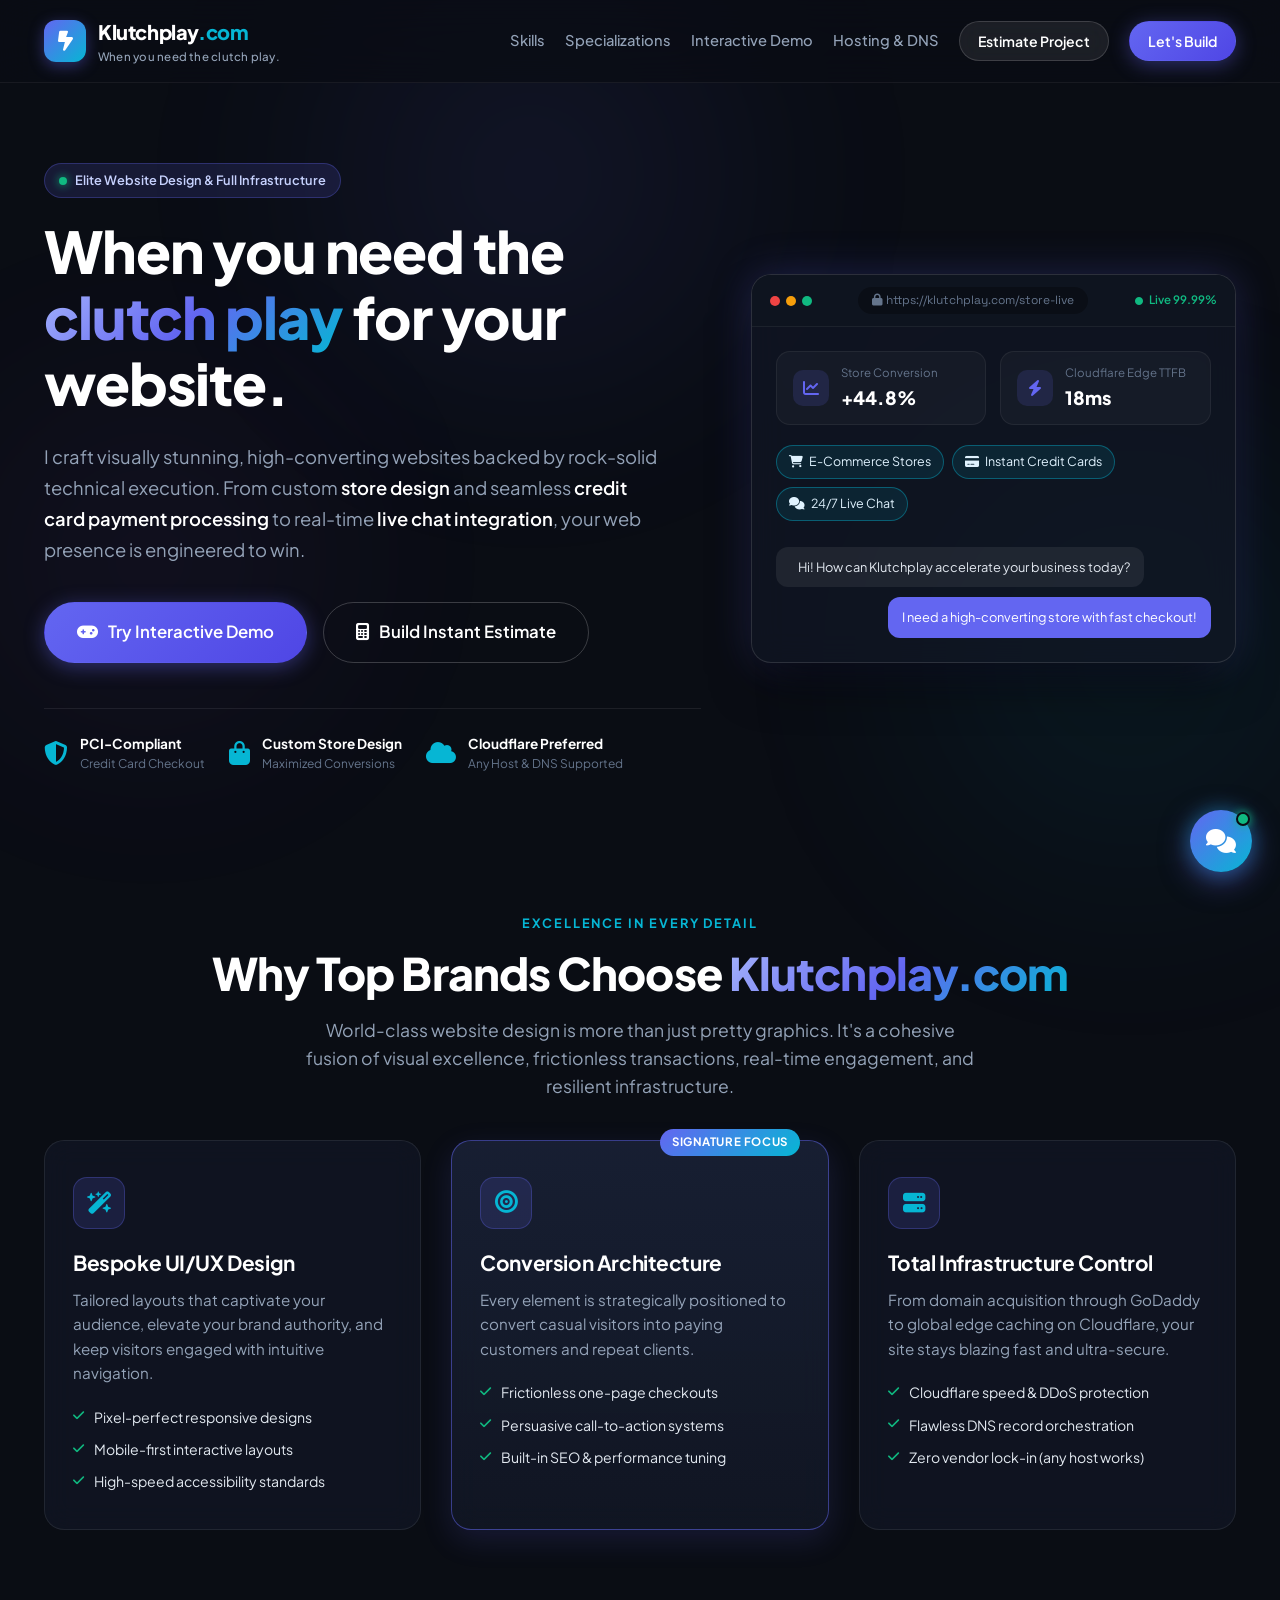
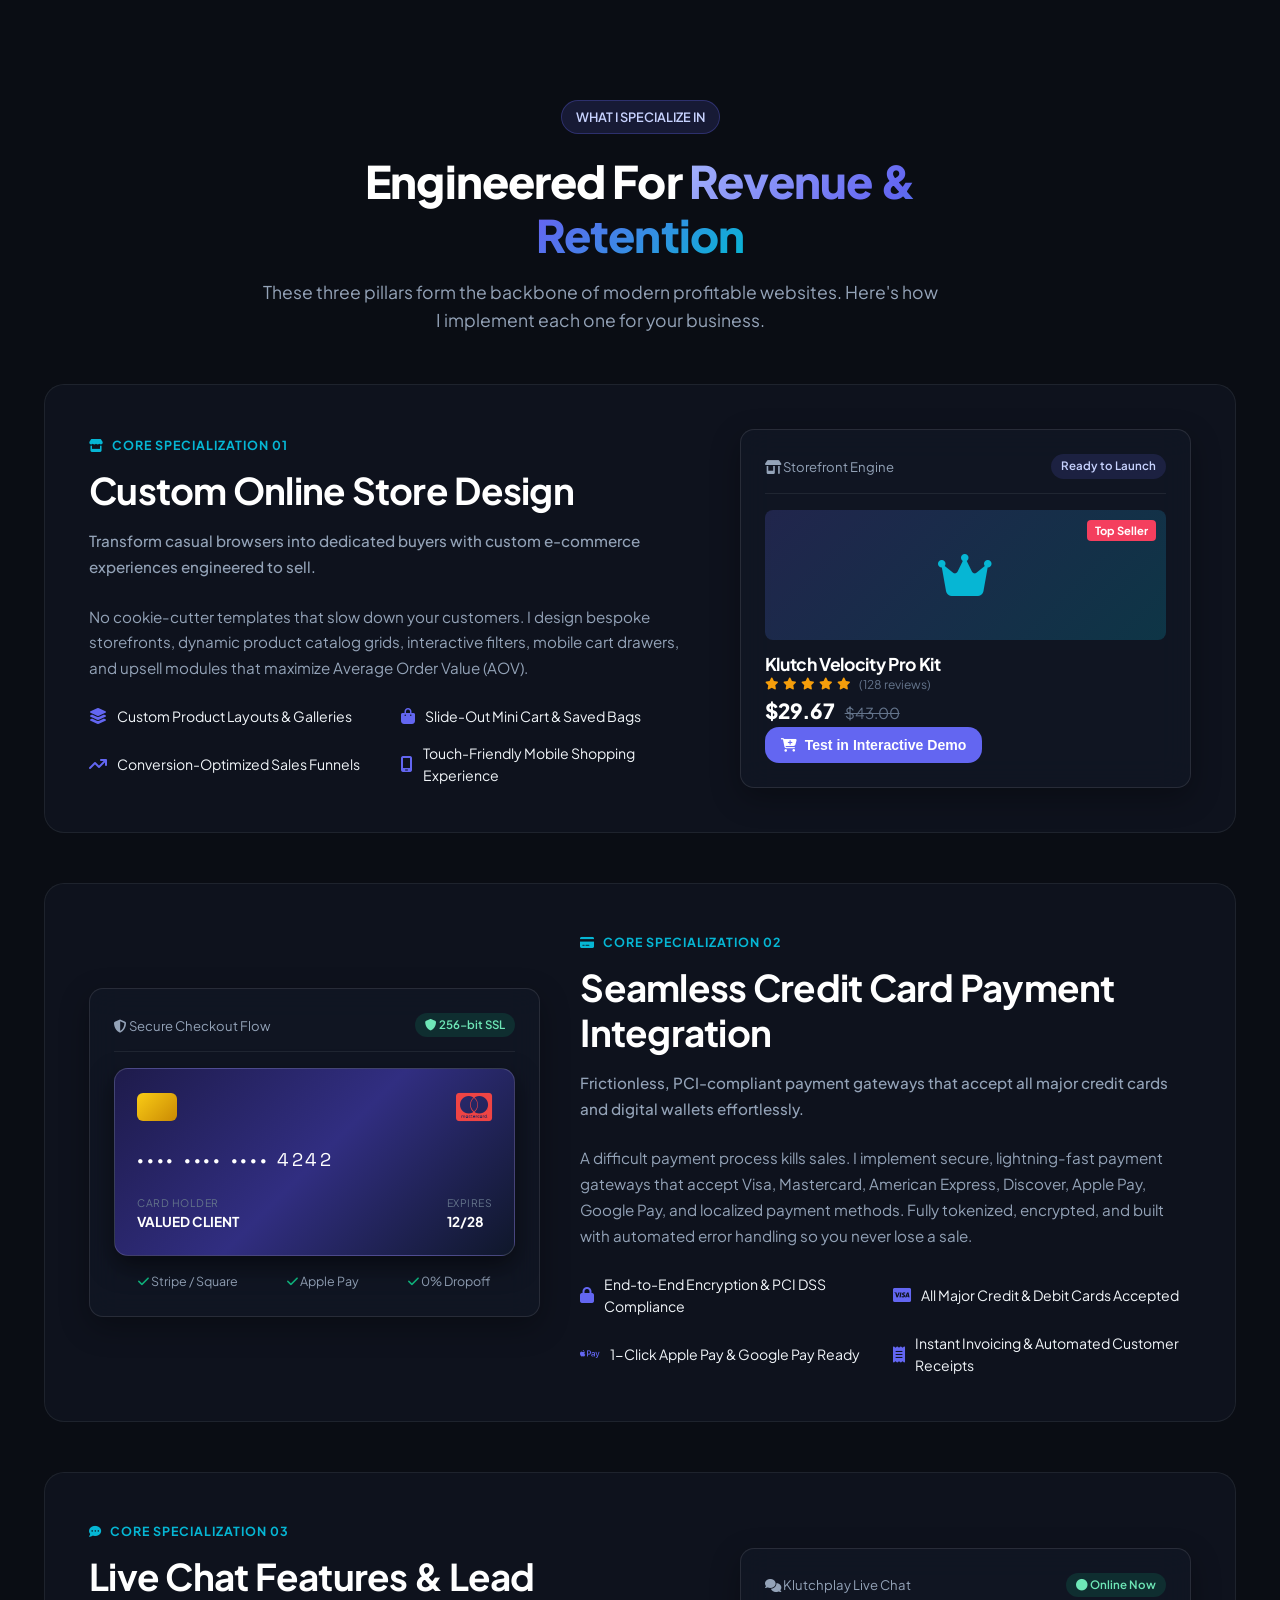
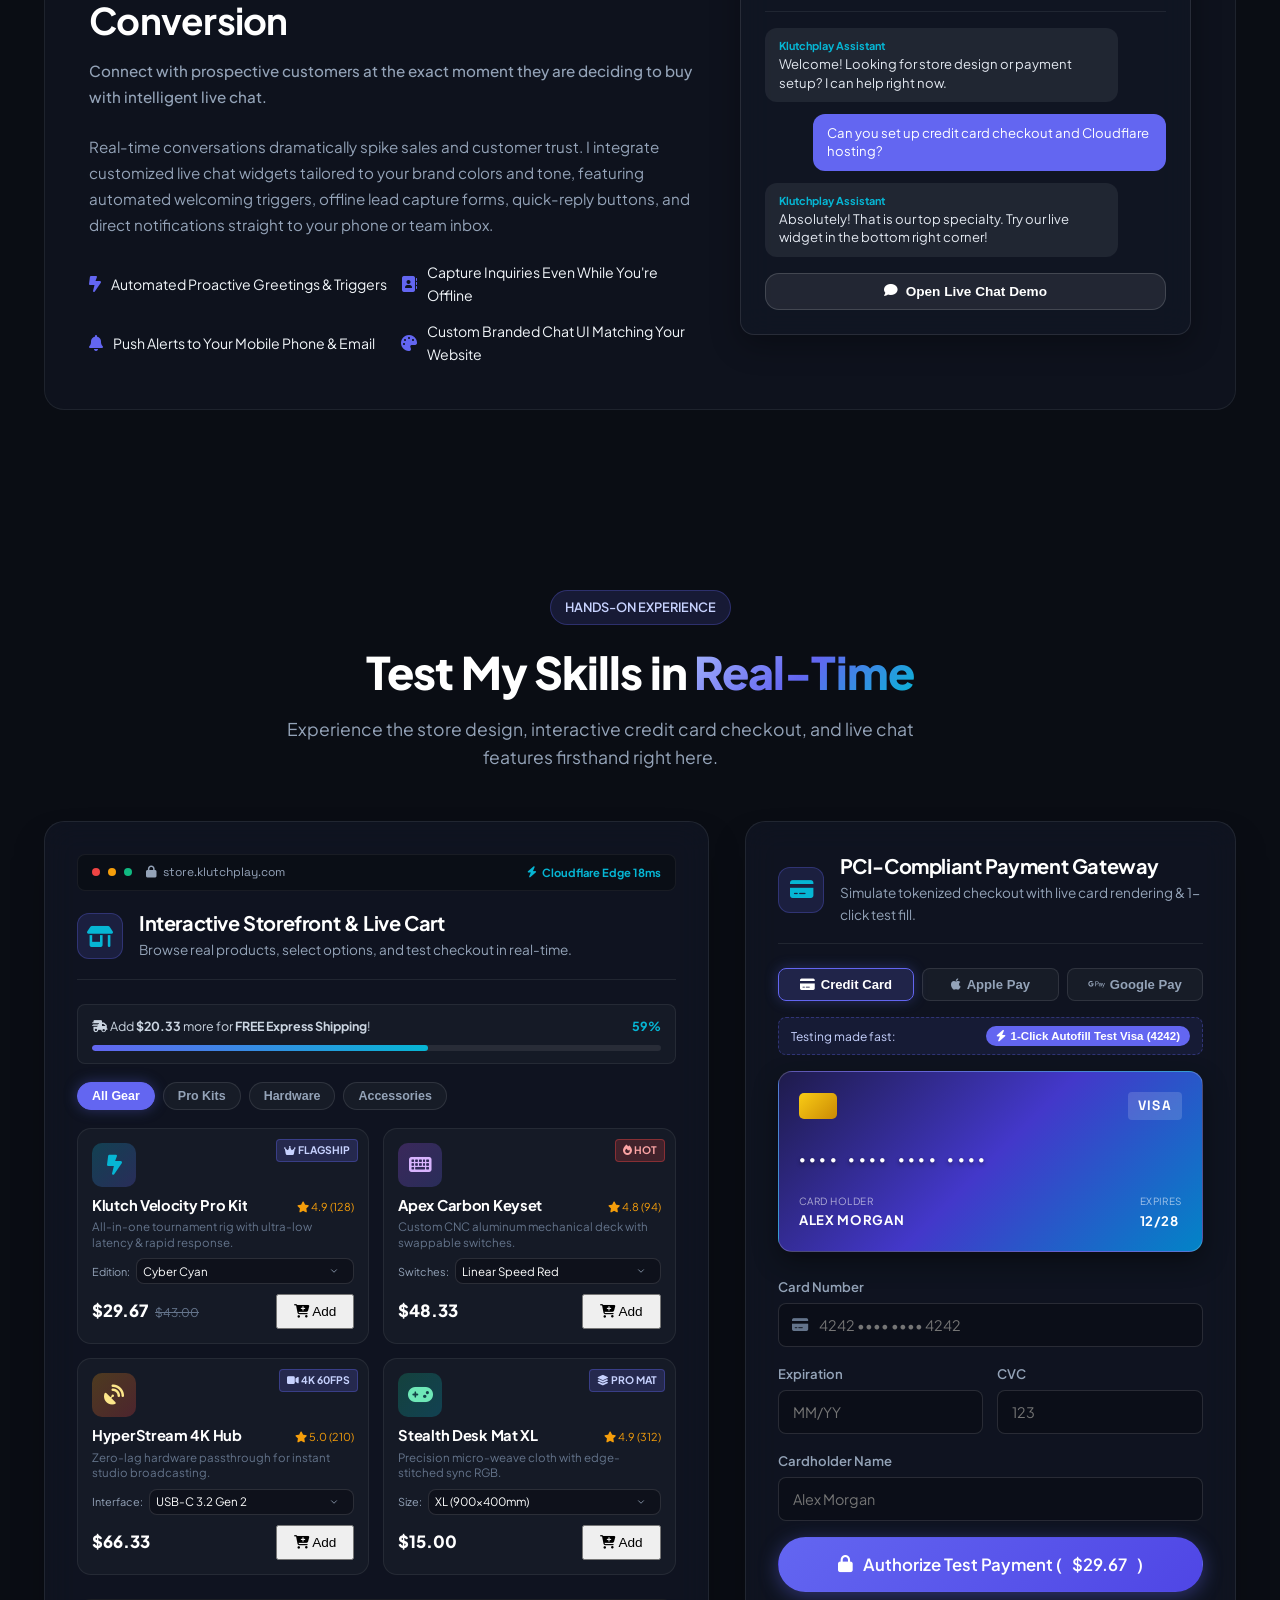
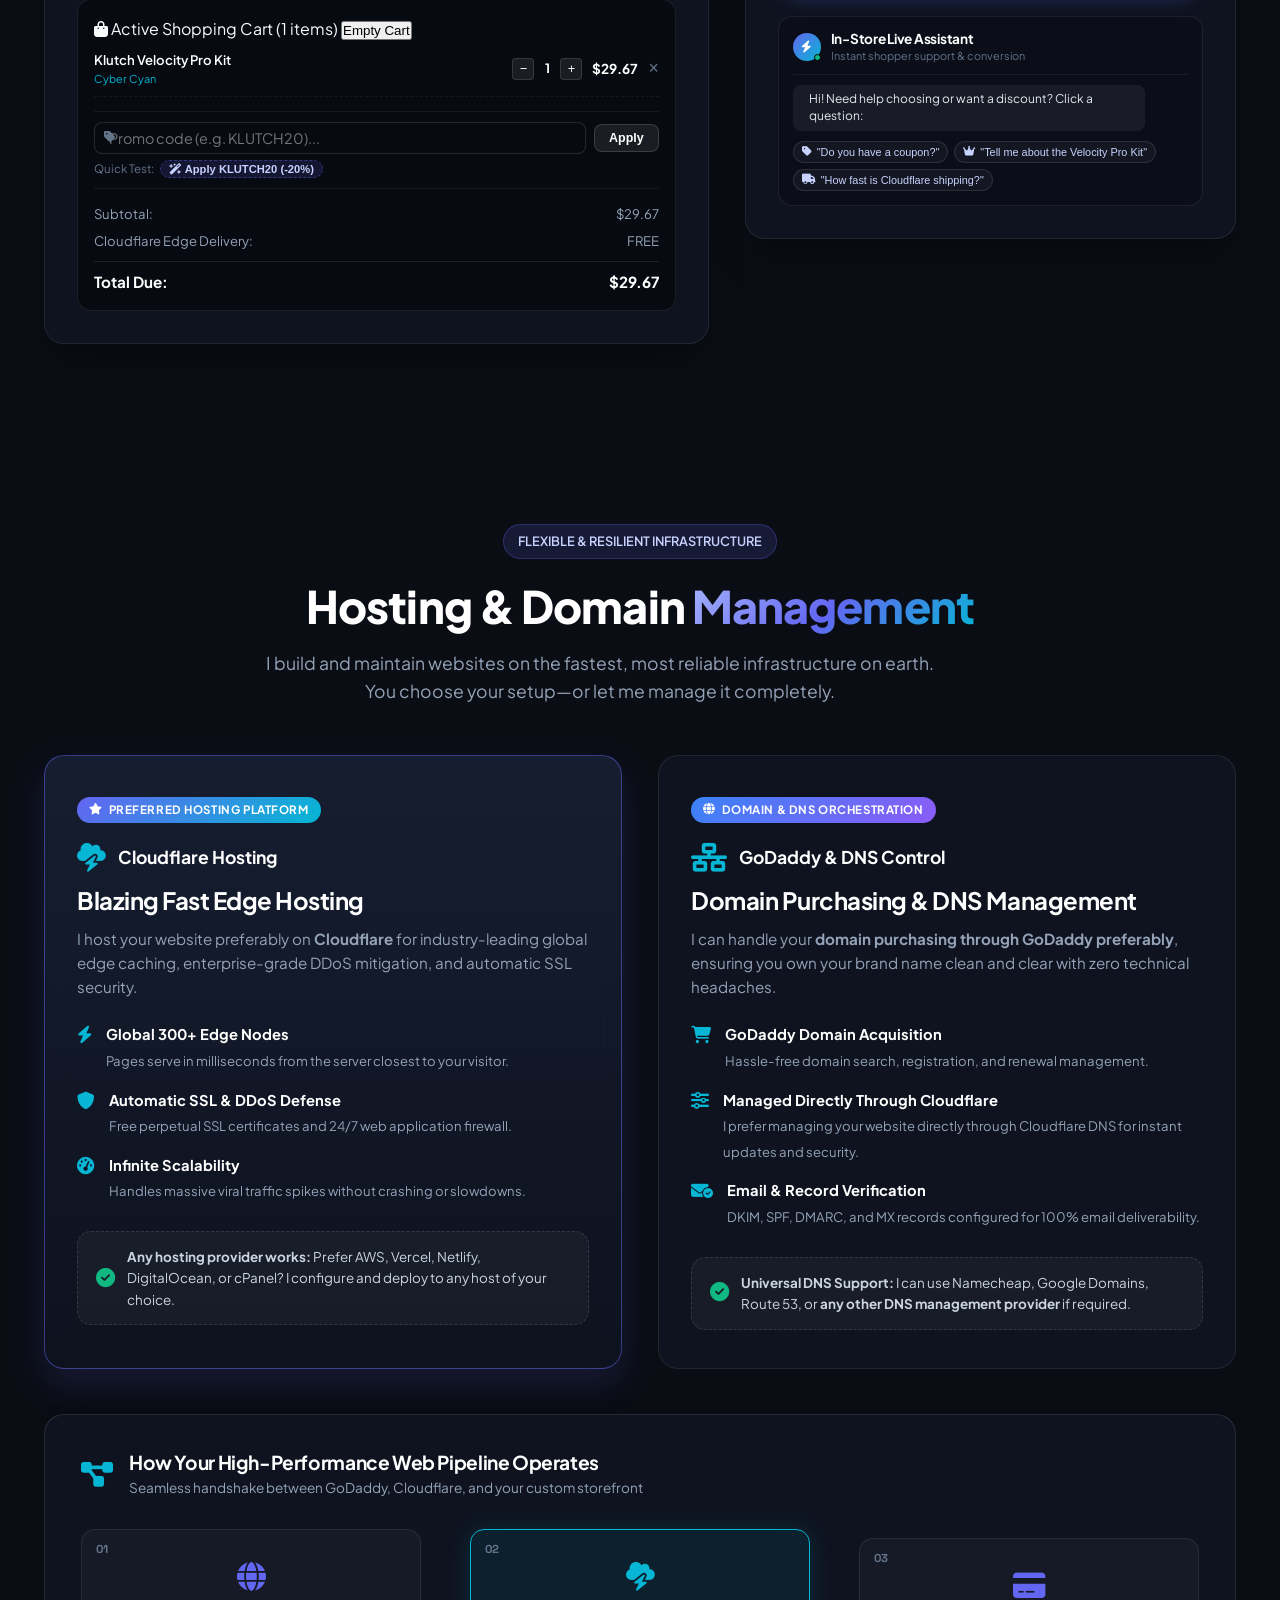
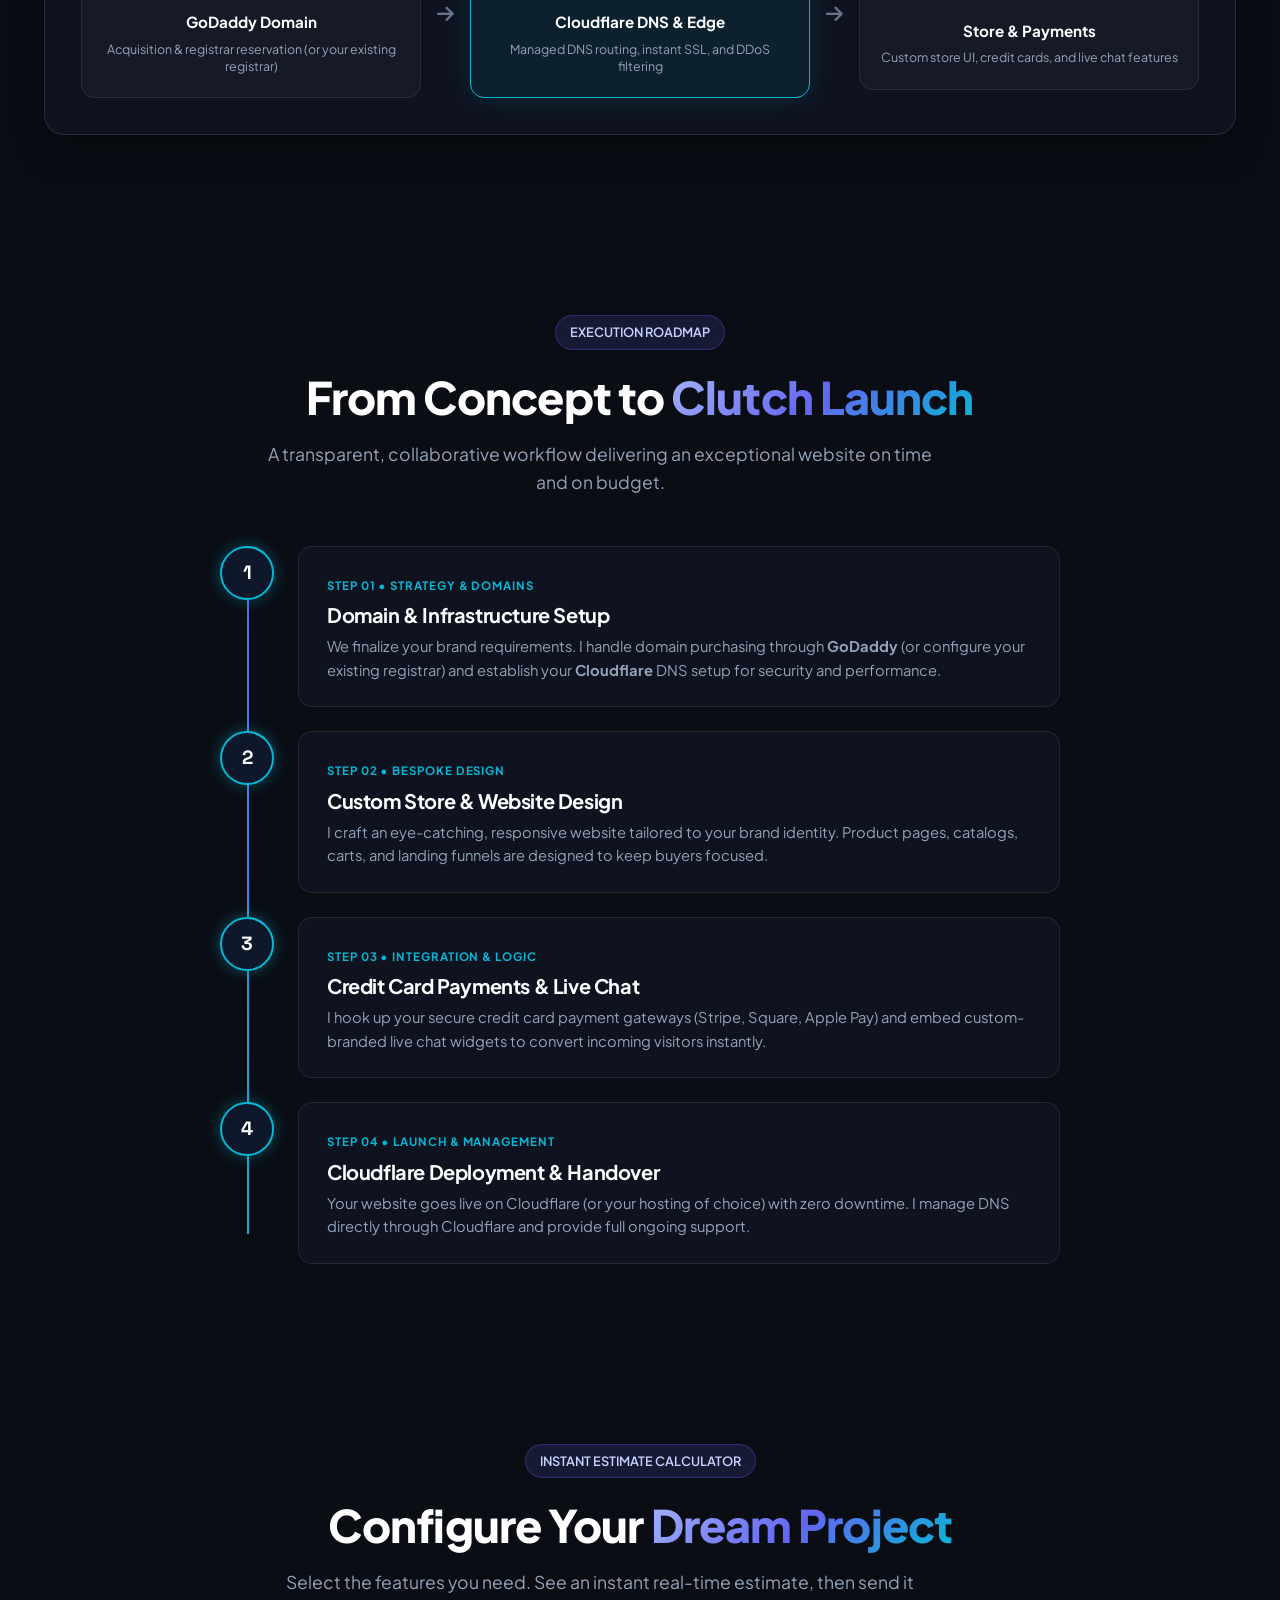
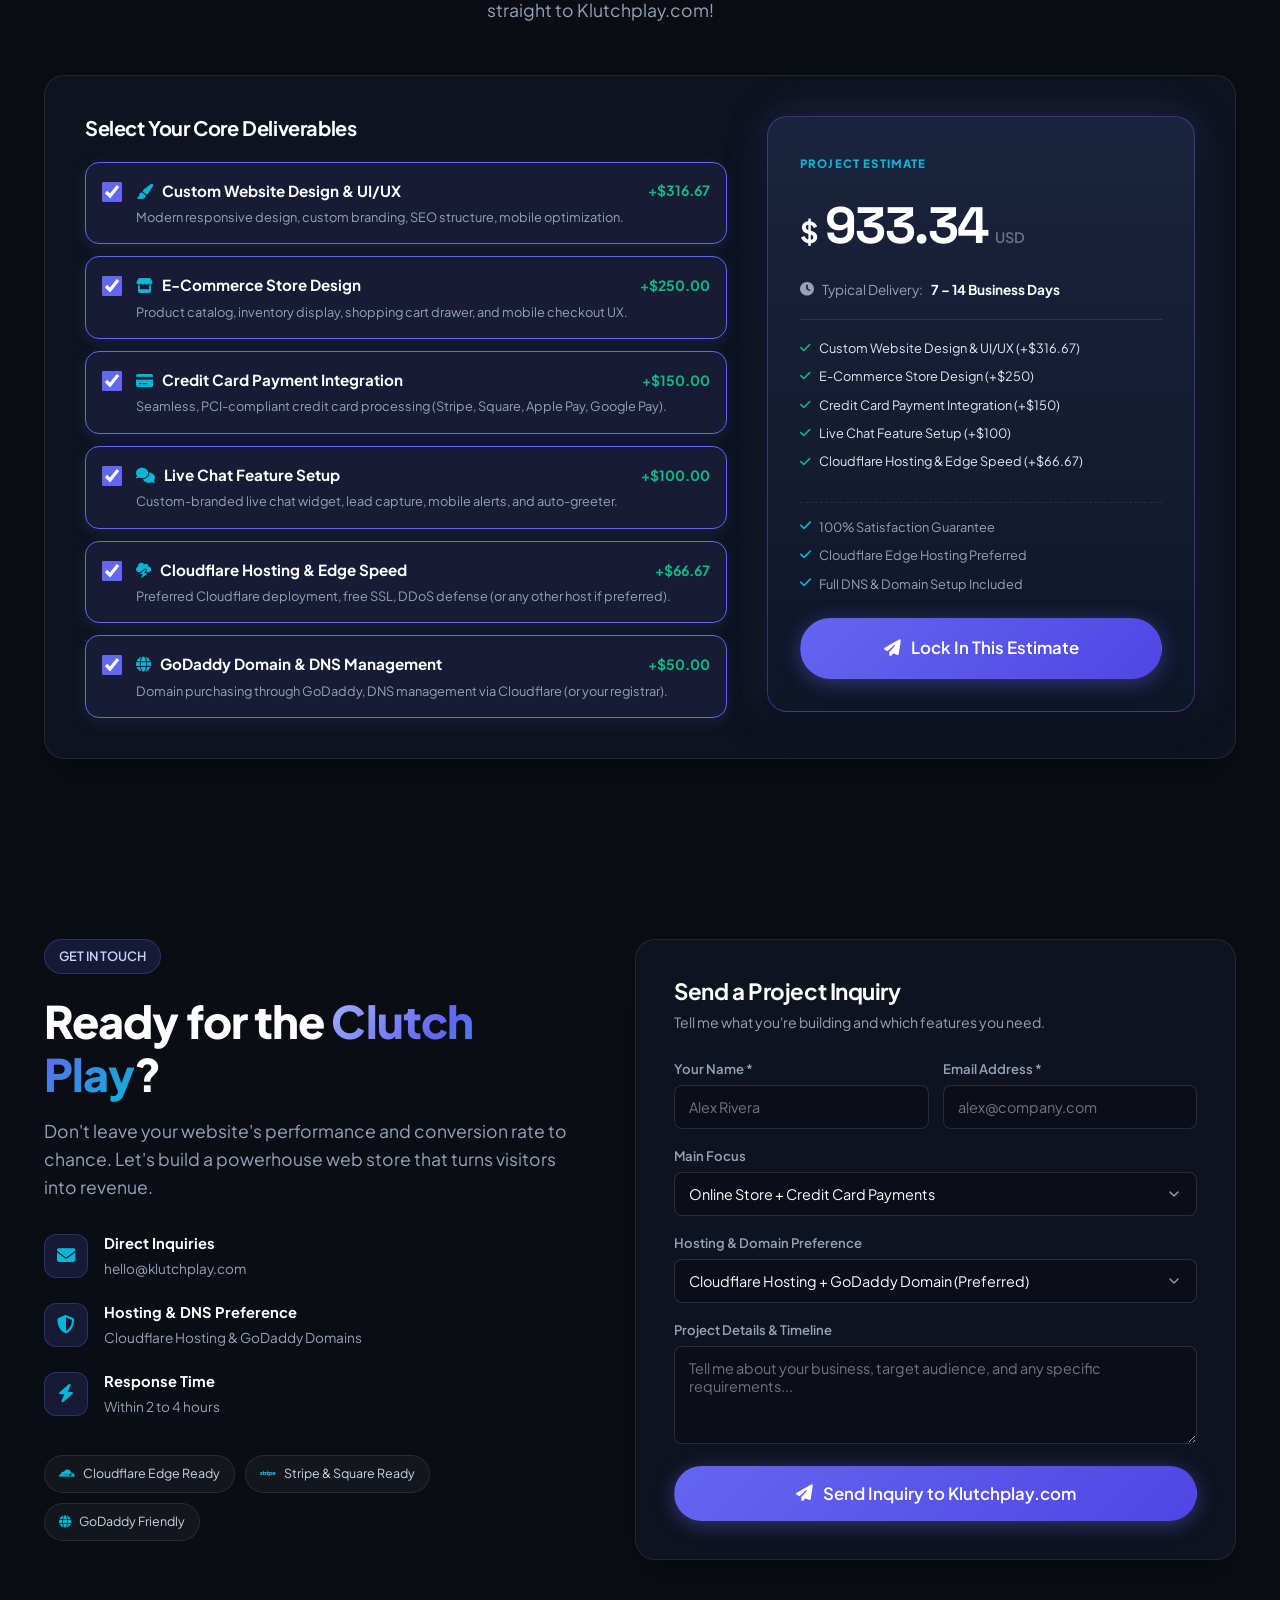
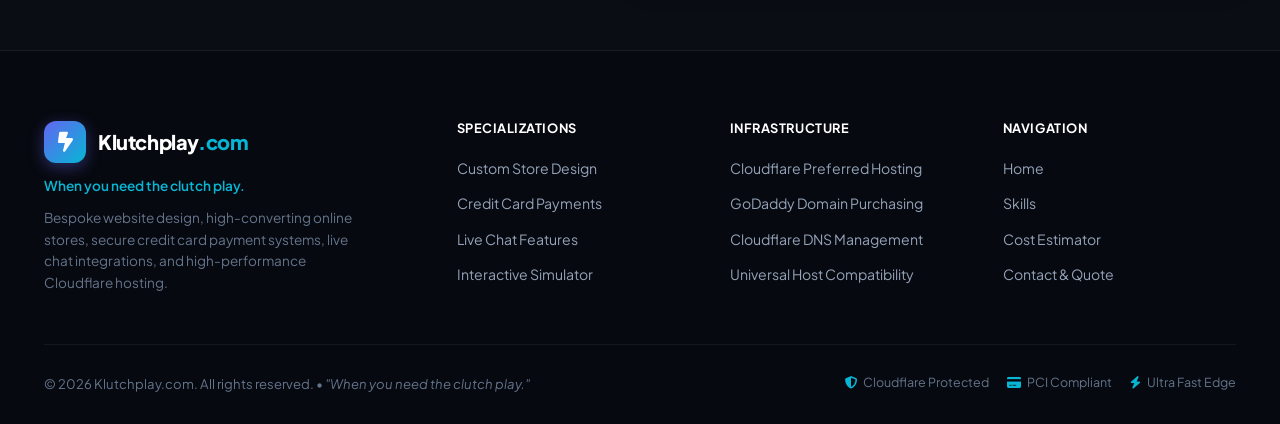
<file: index.html>
<!DOCTYPE html>
<html lang="en">
<head>
  <meta charset="UTF-8" />
  <meta http-equiv="refresh" content="0; url=assets/" />
  <title>Klutchplay.com</title>
  <script>
    window.location.replace("assets/");
  </script>
</head>
<body>
  <p>Redirecting to <a href="assets/">Klutchplay.com</a>...</p>
</body>
</html>
</file>
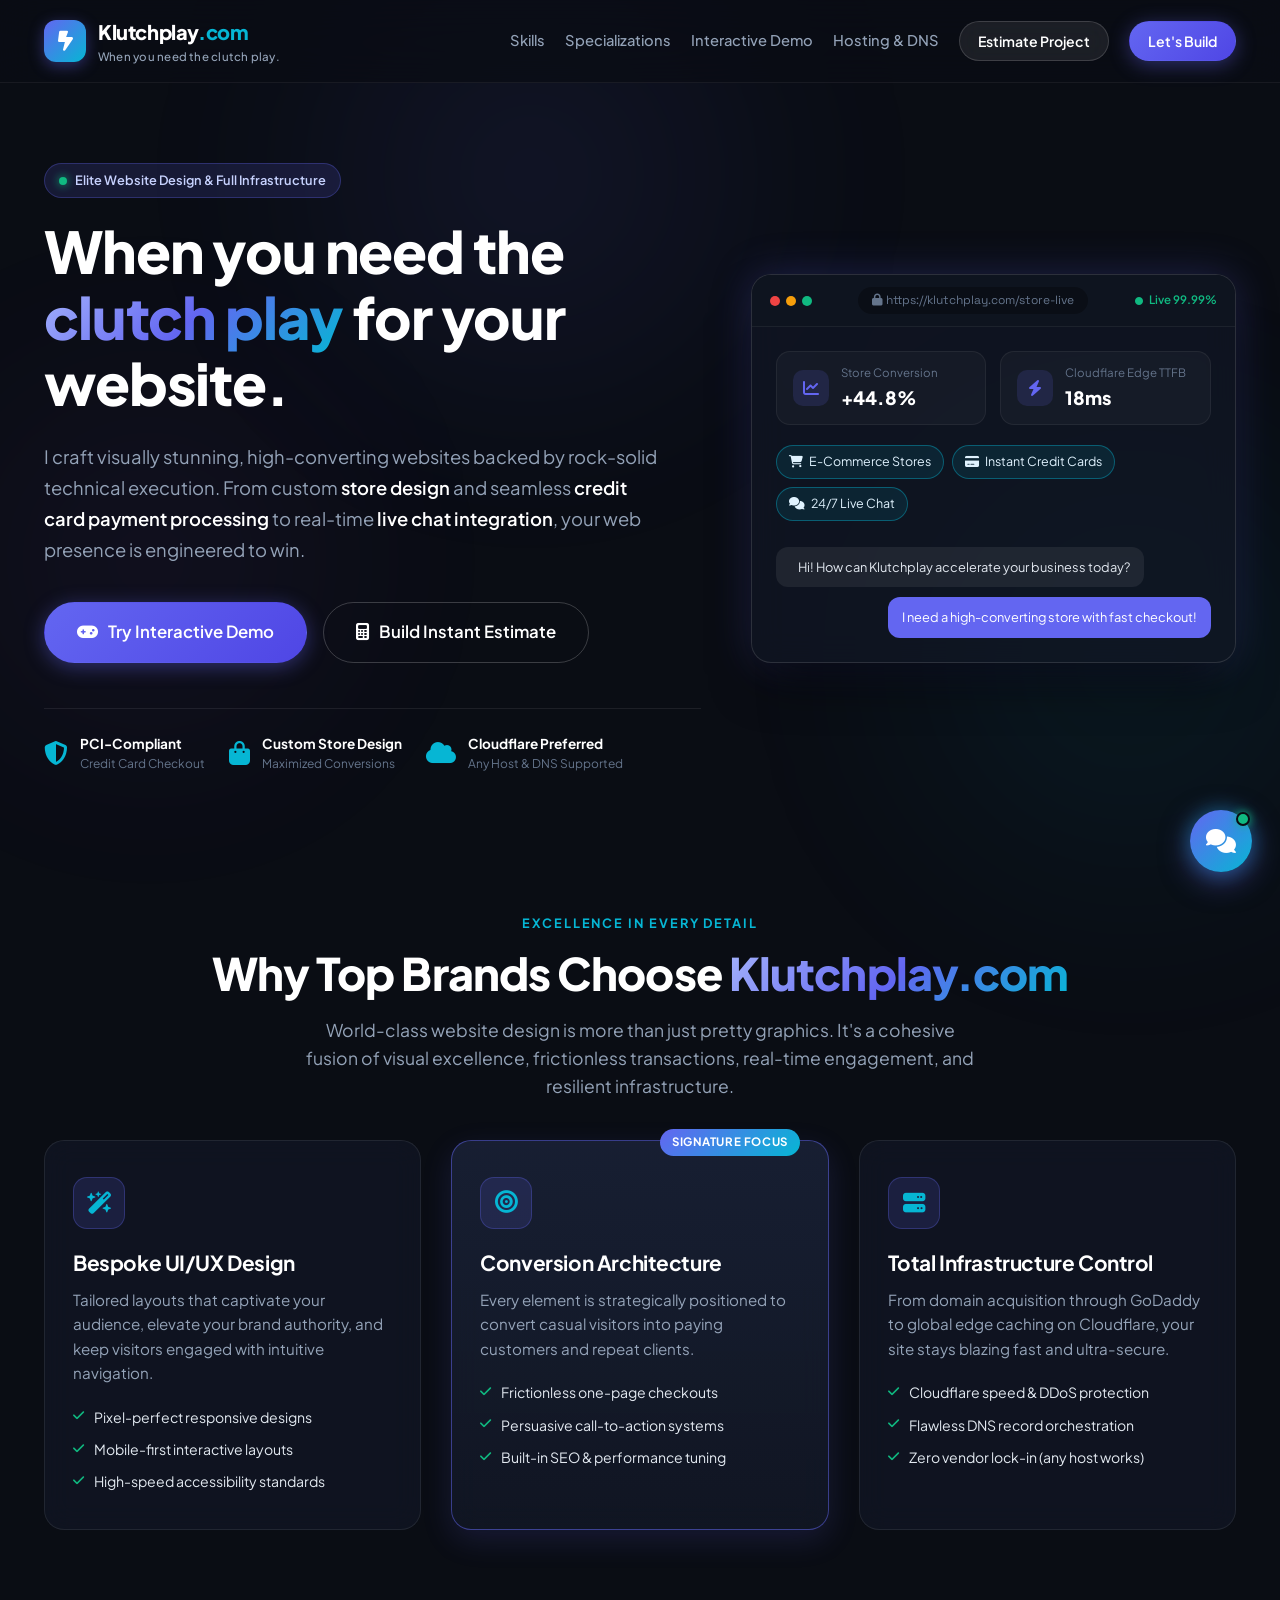
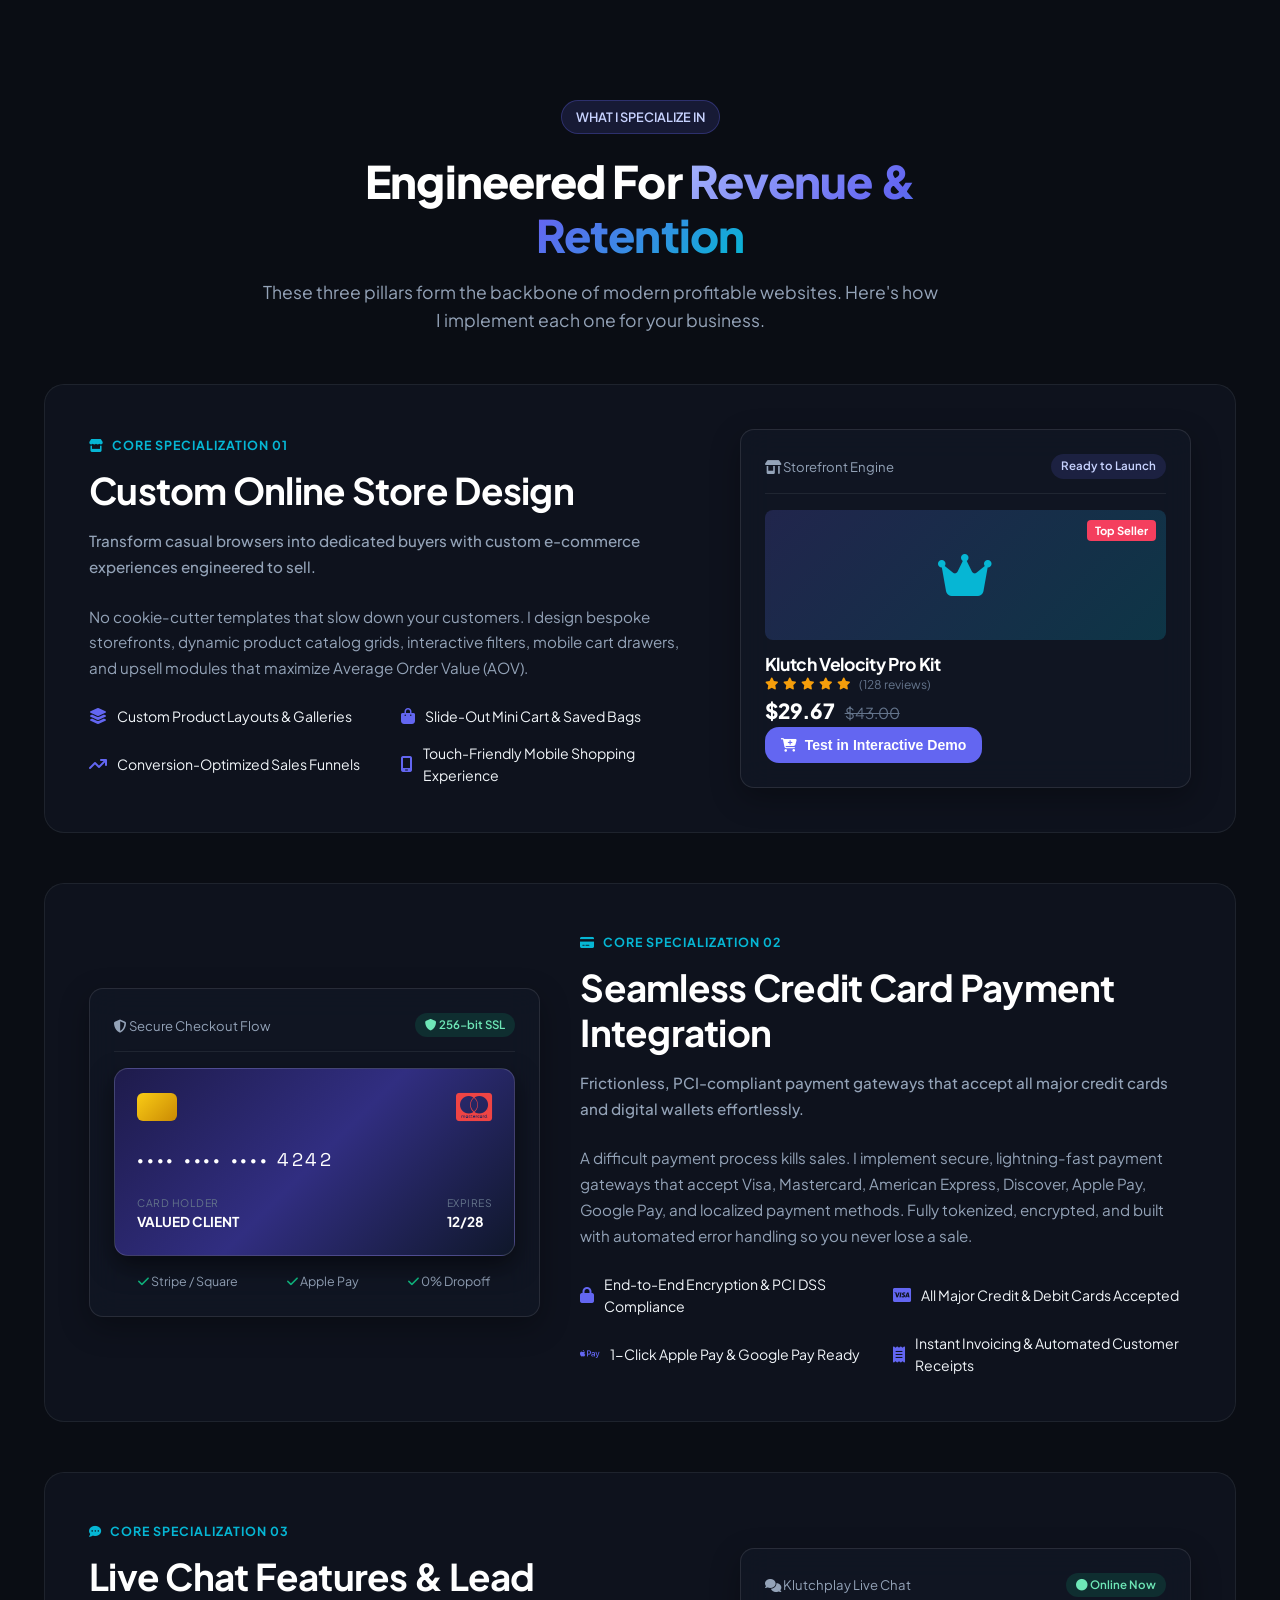
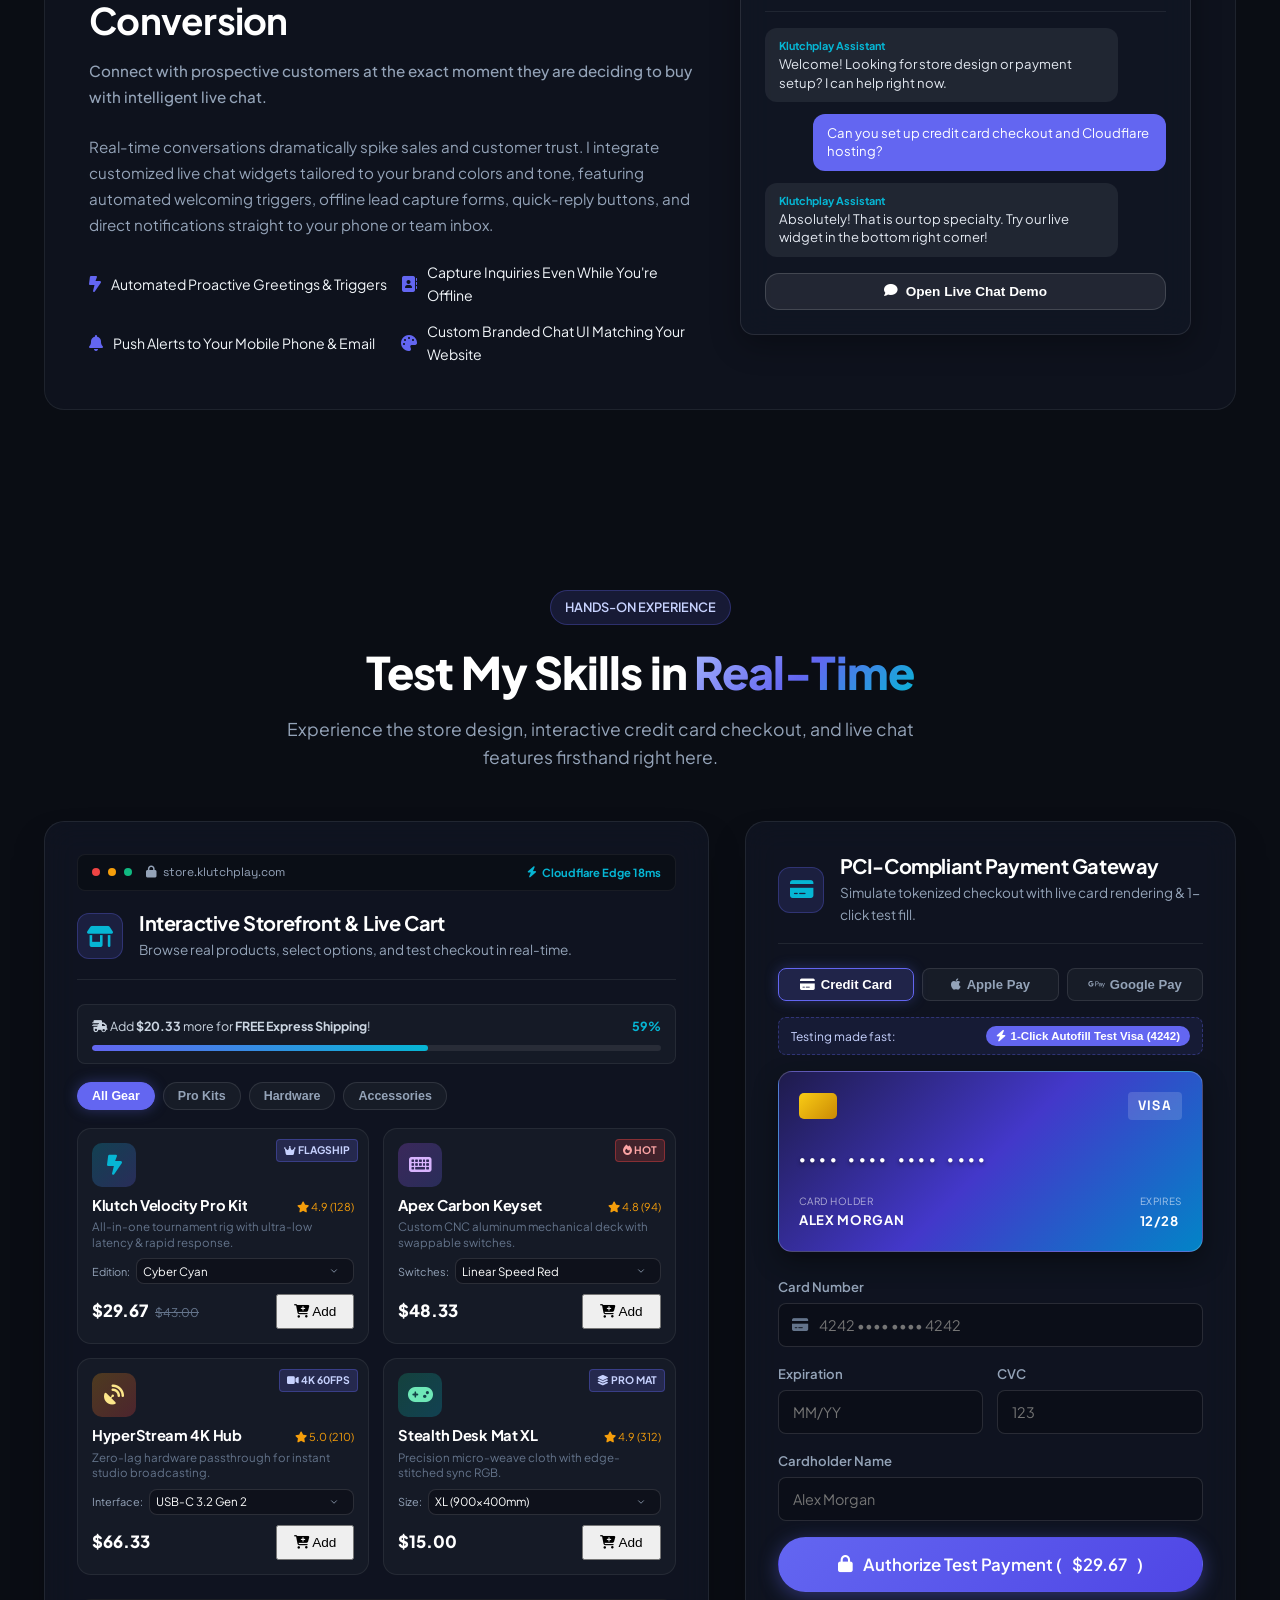
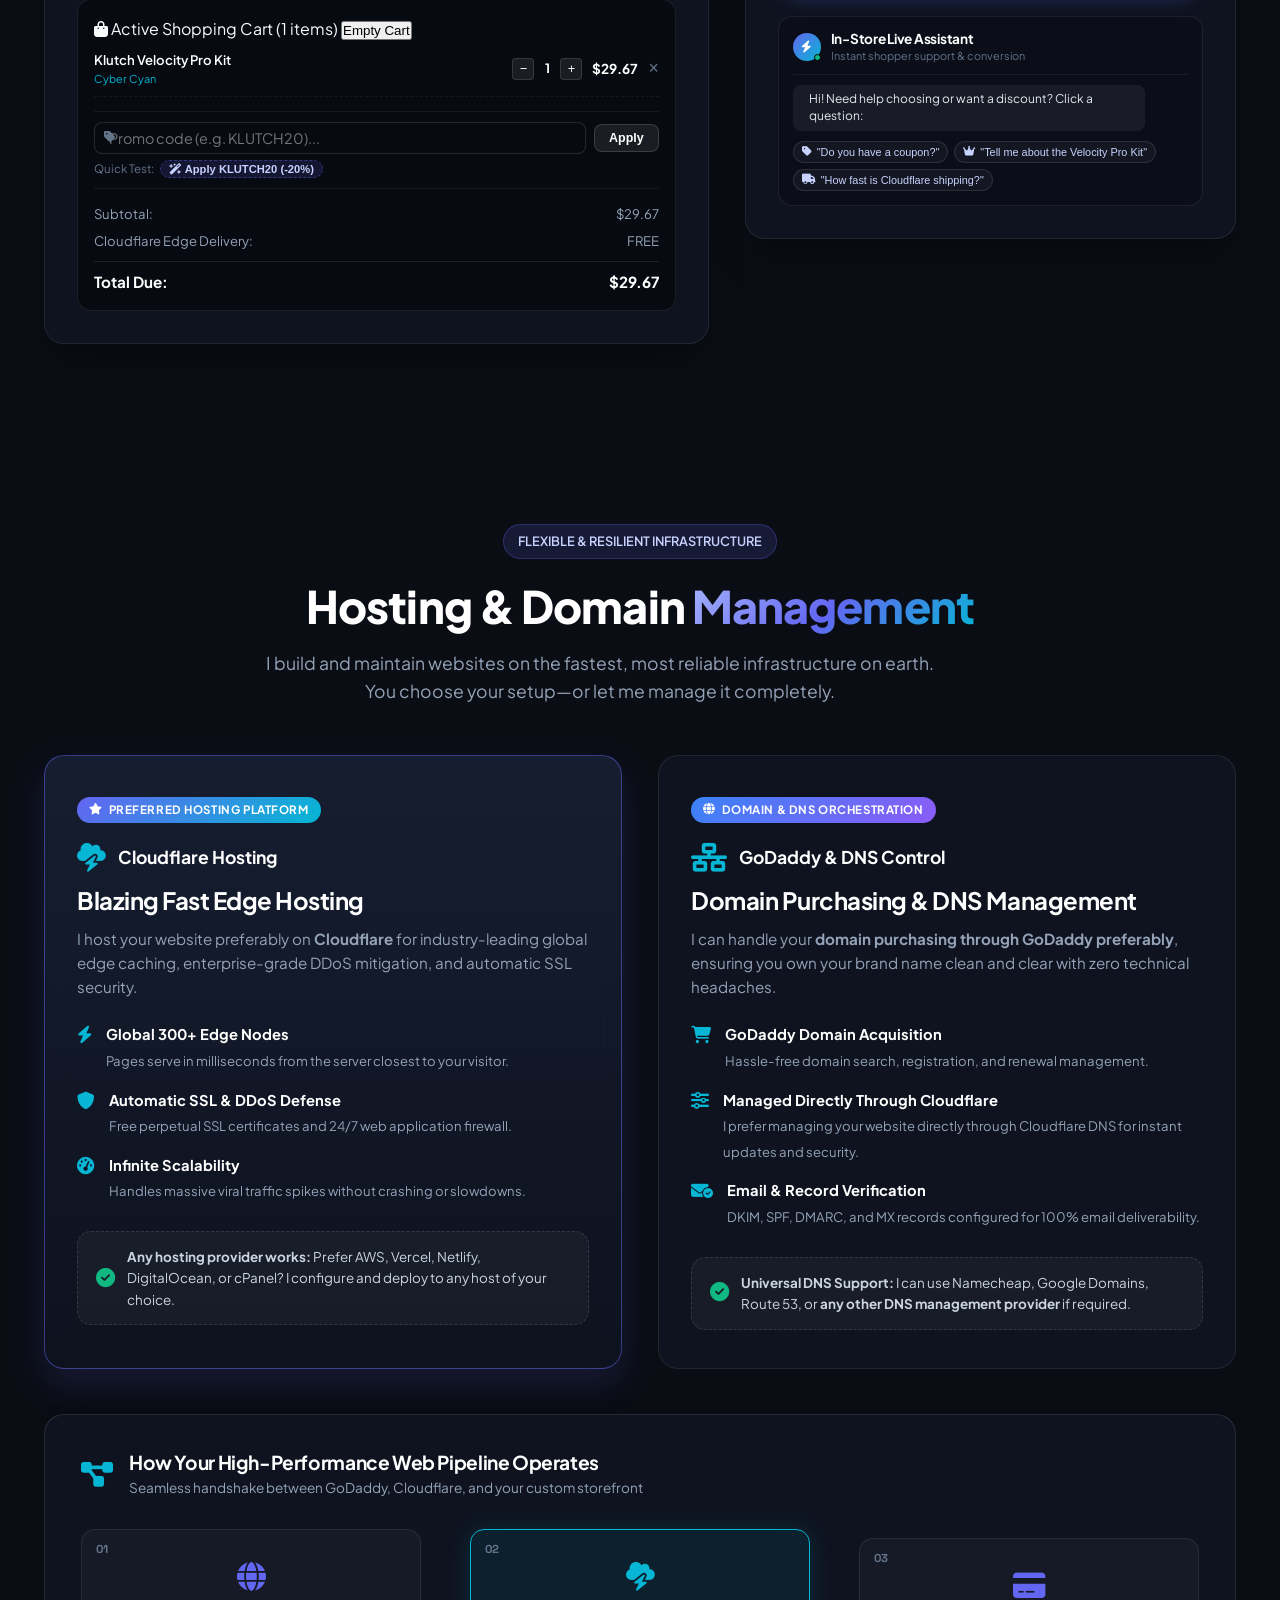
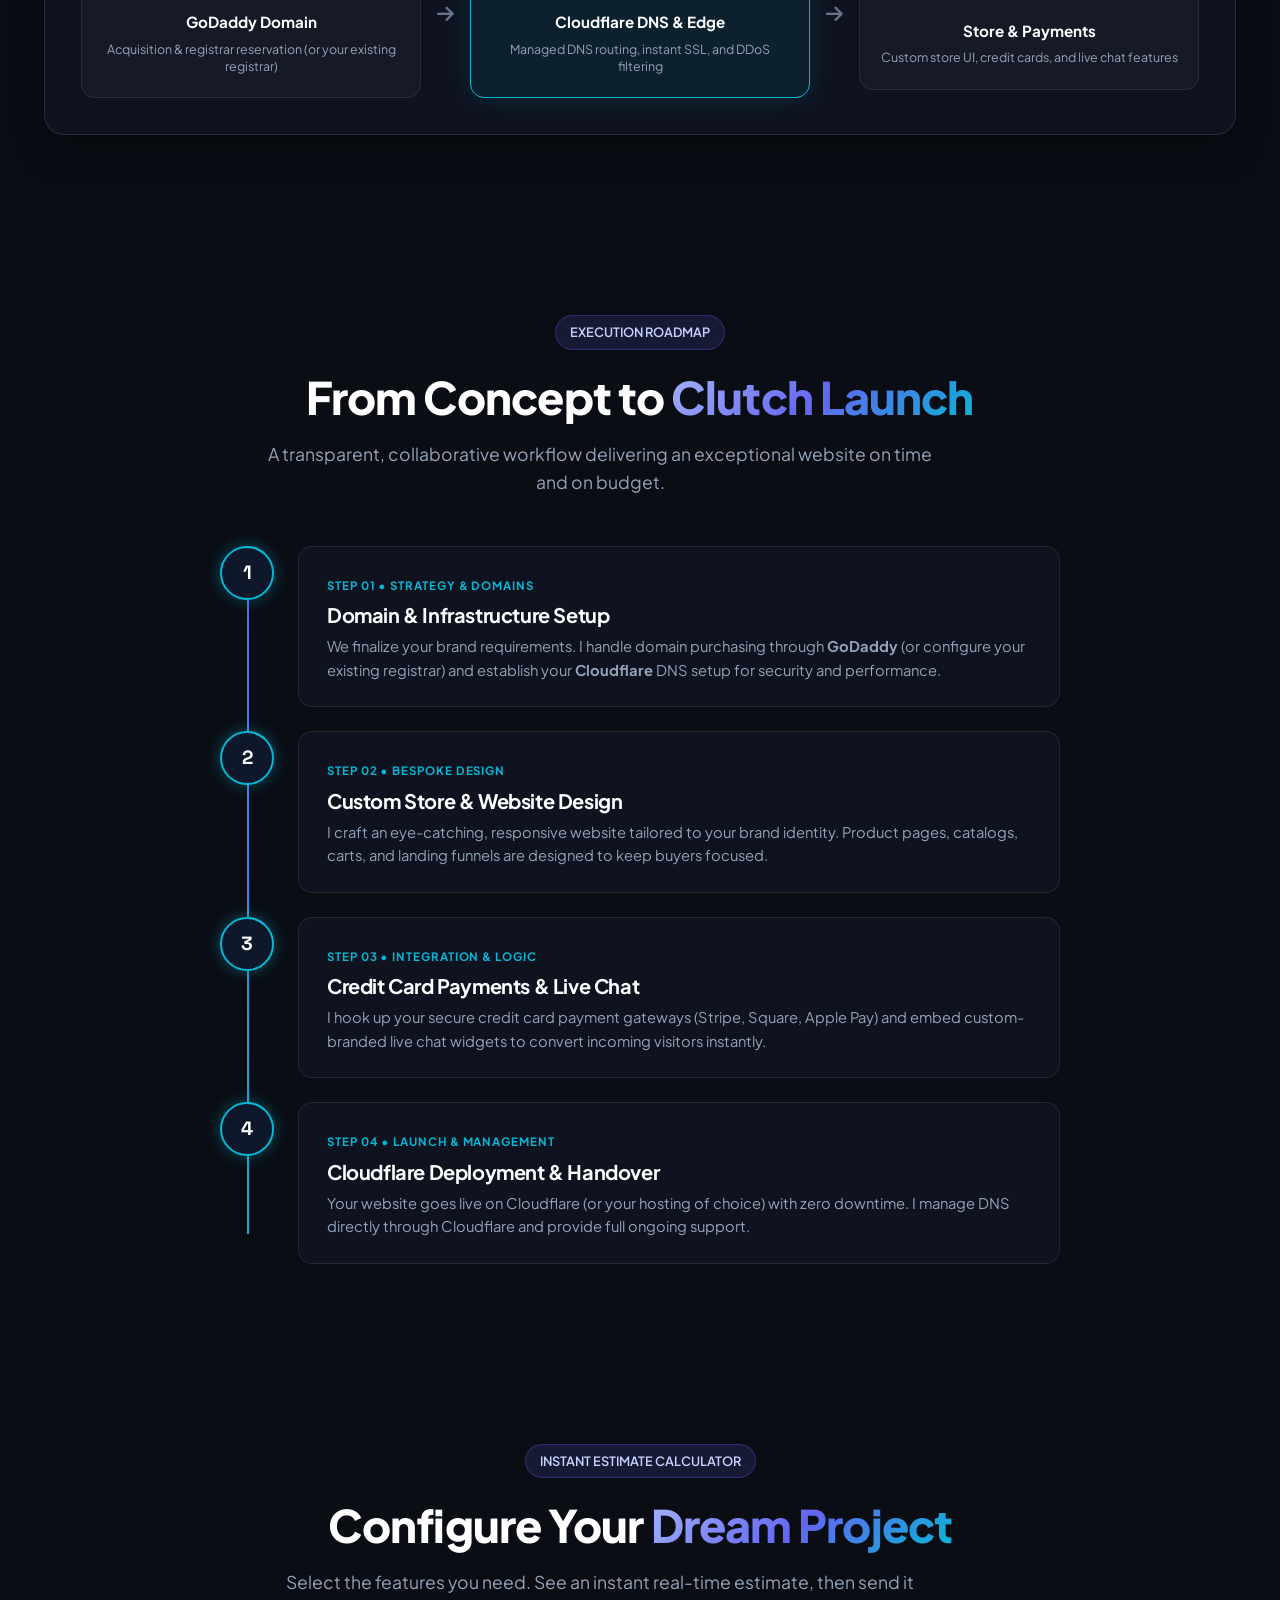
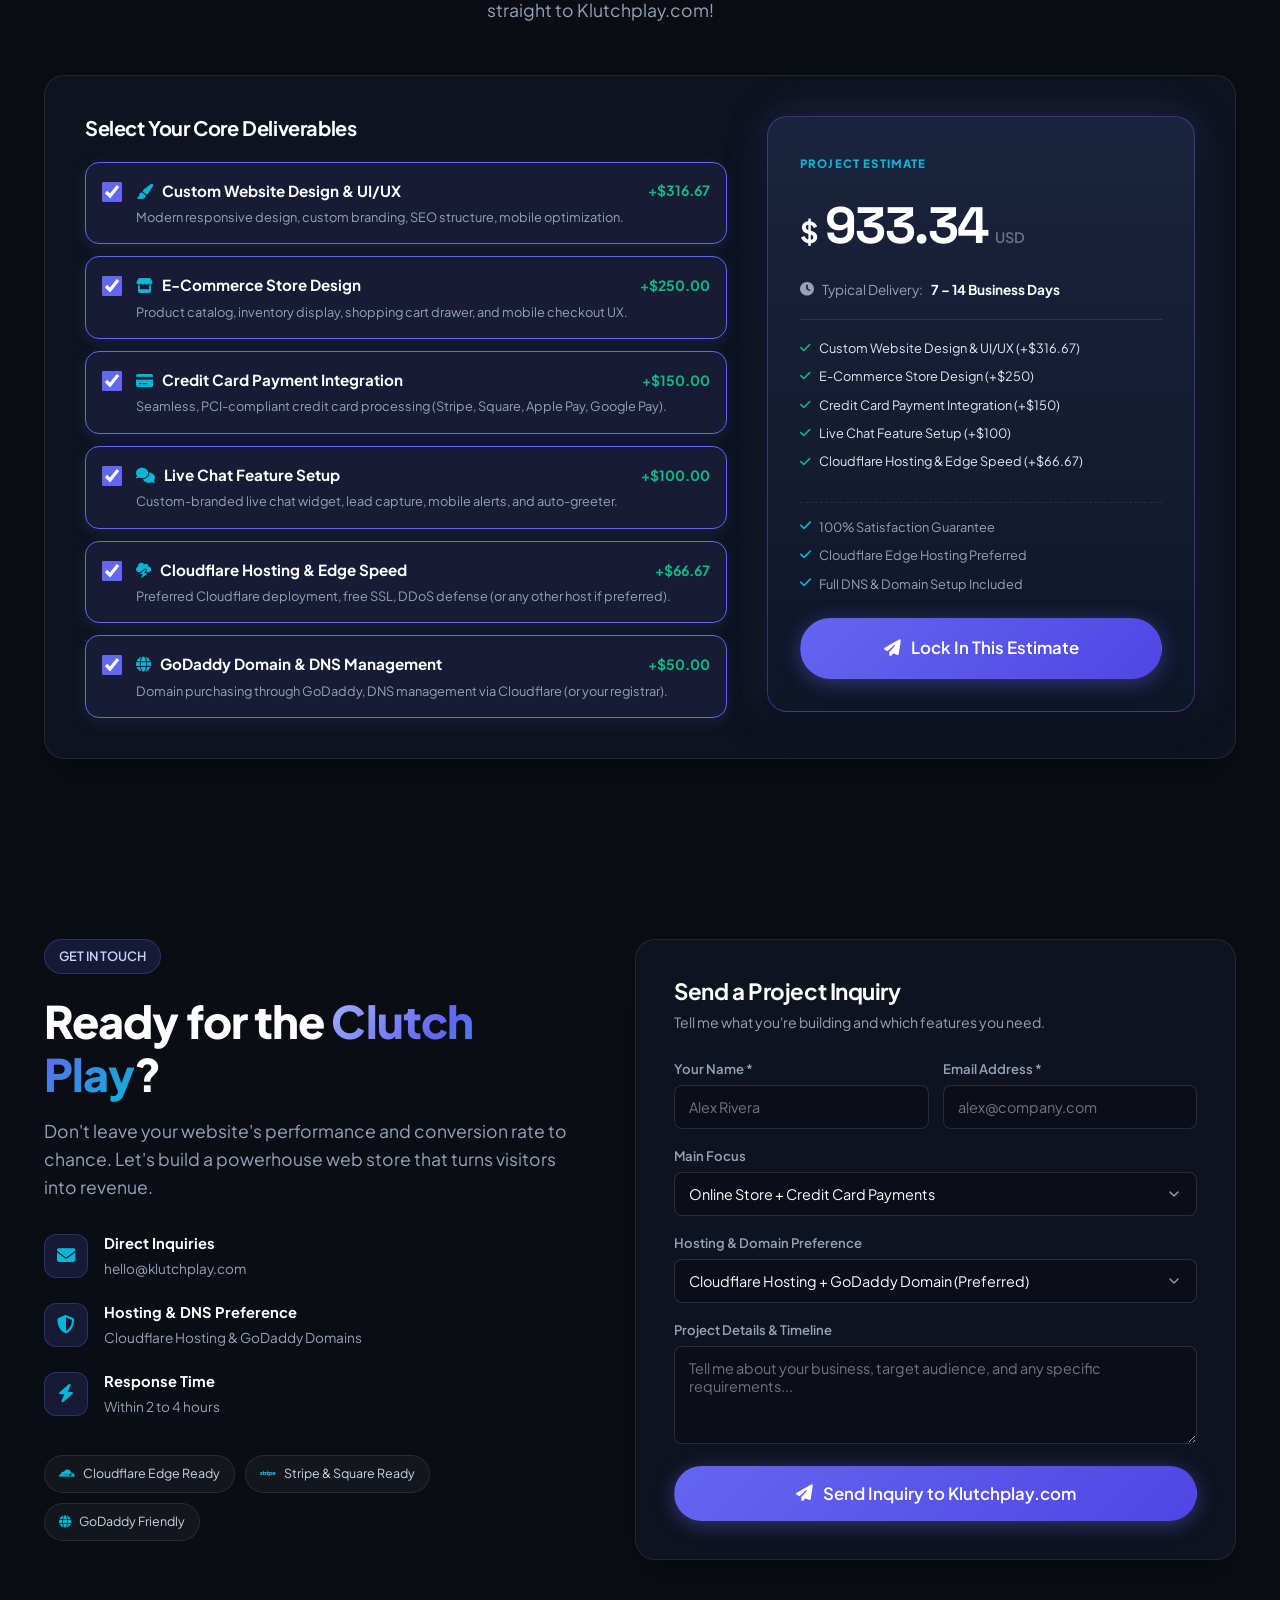
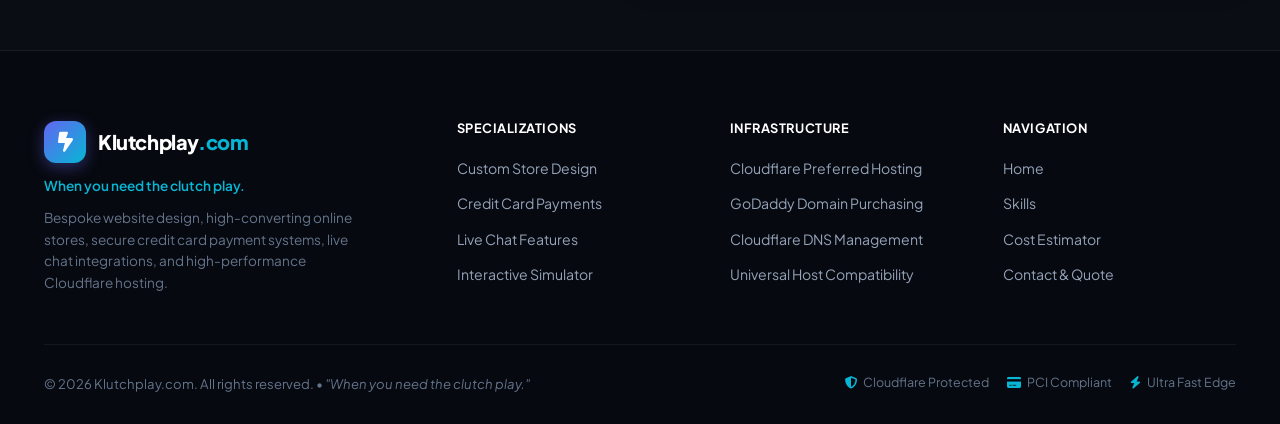
<file: assets/index.html>
<!DOCTYPE html>
<html lang="en">
<head>
  <meta charset="UTF-8" />
  <meta name="viewport" content="width=device-width, initial-scale=1.0" />
  <title>Klutchplay.com | When you need the clutch play</title>
  <meta name="description" content="Klutchplay.com delivers elite website design, custom online store design, credit card payment integration, live chat, Cloudflare hosting, and GoDaddy domain management." />
  <link rel="preconnect" href="https://fonts.googleapis.com" />
  <link rel="preconnect" href="https://fonts.gstatic.com" crossorigin />
  <link href="https://fonts.googleapis.com/css2?family=Plus+Jakarta+Sans:wght@300;400;500;600;700;800&family=Space+Grotesk:wght@500;700&display=swap" rel="stylesheet" />
  <link rel="stylesheet" href="https://cdnjs.cloudflare.com/ajax/libs/font-awesome/6.5.1/css/all.min.css" />
  <link rel="stylesheet" href="styles.css" />
</head>
<body>
  <!-- BACKGROUND GLOWS -->
  <div class="glow-orb orb-1" aria-hidden="true"></div>
  <div class="glow-orb orb-2" aria-hidden="true"></div>
  <div class="glow-orb orb-3" aria-hidden="true"></div>

  <!-- HEADER -->
  <header class="site-header" id="header">
    <div class="container nav-container">
      <a href="#hero" class="brand-logo">
        <div class="logo-icon"><i class="fa-solid fa-bolt-lightning"></i></div>
        <div class="logo-text">
          <span class="logo-name">Klutchplay<span class="accent-dot">.com</span></span>
          <span class="logo-tagline">When you need the clutch play.</span>
        </div>
      </a>
      <nav class="nav-links" id="navLinks">
        <a href="#skills" class="nav-link">Skills</a>
        <a href="#specializations" class="nav-link">Specializations</a>
        <a href="#interactive-demo" class="nav-link">Interactive Demo</a>
        <a href="#infrastructure" class="nav-link">Hosting &amp; DNS</a>
        <a href="#quote-estimator" class="btn btn-secondary nav-btn">Estimate Project</a>
        <a href="#contact" class="btn btn-primary nav-btn">Let's Build</a>
      </nav>
      <button class="mobile-menu-toggle" id="menuToggle" aria-label="Toggle navigation menu">
        <i class="fa-solid fa-bars-staggered"></i>
      </button>
    </div>
  </header>

  <main>
    <!-- Hero Section -->
    <section class="hero-section" id="hero">
      <div class="container hero-grid">
        <div class="hero-content">
          <div class="badge-pill">
            <span class="pulse-dot"></span>
            <span>Elite Website Design &amp; Full Infrastructure</span>
          </div>
          <h1 class="hero-title">
            When you need the <span class="gradient-text">clutch play</span> for your website.
          </h1>
          <p class="hero-description">
            I craft visually stunning, high-converting websites backed by rock-solid technical execution. From custom <strong>store design</strong> and seamless <strong>credit card payment processing</strong> to real-time <strong>live chat integration</strong>, your web presence is engineered to win.
          </p>
          <div class="hero-cta-group">
            <a href="#interactive-demo" class="btn btn-primary btn-lg">
              <i class="fa-solid fa-gamepad"></i> Try Interactive Demo
            </a>
            <a href="#quote-estimator" class="btn btn-outline btn-lg">
              <i class="fa-solid fa-calculator"></i> Build Instant Estimate
            </a>
          </div>

          <!-- Proof Badges -->
          <div class="hero-proof-strip">
            <div class="proof-item">
              <i class="fa-solid fa-shield-halved"></i>
              <div>
                <strong>PCI-Compliant</strong>
                <span>Credit Card Checkout</span>
              </div>
            </div>
            <div class="proof-item">
              <i class="fa-solid fa-bag-shopping"></i>
              <div>
                <strong>Custom Store Design</strong>
                <span>Maximized Conversions</span>
              </div>
            </div>
            <div class="proof-item">
              <i class="fa-solid fa-cloud"></i>
              <div>
                <strong>Cloudflare Preferred</strong>
                <span>Any Host &amp; DNS Supported</span>
              </div>
            </div>
          </div>
        </div>

        <!-- Hero Visual Showcase Card -->
        <div class="hero-visual">
          <div class="glass-card hero-card">
            <div class="card-browser-bar">
              <div class="browser-dots">
                <span class="dot dot-red"></span>
                <span class="dot dot-yellow"></span>
                <span class="dot dot-green"></span>
              </div>
              <div class="browser-address">
                <i class="fa-solid fa-lock"></i> https://klutchplay.com/store-live
              </div>
              <span class="live-pill"><i class="fa-solid fa-circle"></i> Live 99.99%</span>
            </div>

            <div class="hero-preview-body">
              <div class="hero-stat-row">
                <div class="mini-stat-card">
                  <div class="stat-icon"><i class="fa-solid fa-chart-line"></i></div>
                  <div>
                    <span class="stat-label">Store Conversion</span>
                    <span class="stat-val">+44.8%</span>
                  </div>
                </div>
                <div class="mini-stat-card">
                  <div class="stat-icon"><i class="fa-solid fa-bolt"></i></div>
                  <div>
                    <span class="stat-label">Cloudflare Edge TTFB</span>
                    <span class="stat-val">18ms</span>
                  </div>
                </div>
              </div>

              <div class="hero-feature-pill-list">
                <div class="feature-chip active">
                  <i class="fa-solid fa-cart-shopping"></i> E-Commerce Stores
                </div>
                <div class="feature-chip active">
                  <i class="fa-solid fa-credit-card"></i> Instant Credit Cards
                </div>
                <div class="feature-chip active">
                  <i class="fa-solid fa-comments"></i> 24/7 Live Chat
                </div>
              </div>

              <div class="hero-chat-snippet">
                <div class="chat-bubble-mini bot">
                  <i class="fa-solid fa-sparkles"></i>
                  <span>Hi! How can Klutchplay accelerate your business today?</span>
                </div>
                <div class="chat-bubble-mini user">
                  <span>I need a high-converting store with fast checkout!</span>
                </div>
              </div>
            </div>
          </div>
        </div>
      </div>
    </section>

    <!-- Skills Highlight Strip -->
    <section class="skills-banner" id="skills">
      <div class="container">
        <p class="section-microtitle text-center">EXCELLENCE IN EVERY DETAIL</p>
        <h2 class="section-title text-center">Why Top Brands Choose <span class="gradient-text">Klutchplay.com</span></h2>
        <p class="section-subtitle text-center">
          World-class website design is more than just pretty graphics. It's a cohesive fusion of visual excellence, frictionless transactions, real-time engagement, and resilient infrastructure.
        </p>

        <div class="skills-grid">
          <div class="skill-card">
            <div class="skill-icon-wrapper">
              <i class="fa-solid fa-wand-magic-sparkles"></i>
            </div>
            <h3>Bespoke UI/UX Design</h3>
            <p>Tailored layouts that captivate your audience, elevate your brand authority, and keep visitors engaged with intuitive navigation.</p>
            <ul class="skill-bullets">
              <li><i class="fa-solid fa-check"></i> Pixel-perfect responsive designs</li>
              <li><i class="fa-solid fa-check"></i> Mobile-first interactive layouts</li>
              <li><i class="fa-solid fa-check"></i> High-speed accessibility standards</li>
            </ul>
          </div>

          <div class="skill-card featured-skill">
            <div class="feature-badge">Signature Focus</div>
            <div class="skill-icon-wrapper">
              <i class="fa-solid fa-bullseye"></i>
            </div>
            <h3>Conversion Architecture</h3>
            <p>Every element is strategically positioned to convert casual visitors into paying customers and repeat clients.</p>
            <ul class="skill-bullets">
              <li><i class="fa-solid fa-check"></i> Frictionless one-page checkouts</li>
              <li><i class="fa-solid fa-check"></i> Persuasive call-to-action systems</li>
              <li><i class="fa-solid fa-check"></i> Built-in SEO &amp; performance tuning</li>
            </ul>
          </div>

          <div class="skill-card">
            <div class="skill-icon-wrapper">
              <i class="fa-solid fa-server"></i>
            </div>
            <h3>Total Infrastructure Control</h3>
            <p>From domain acquisition through GoDaddy to global edge caching on Cloudflare, your site stays blazing fast and ultra-secure.</p>
            <ul class="skill-bullets">
              <li><i class="fa-solid fa-check"></i> Cloudflare speed &amp; DDoS protection</li>
              <li><i class="fa-solid fa-check"></i> Flawless DNS record orchestration</li>
              <li><i class="fa-solid fa-check"></i> Zero vendor lock-in (any host works)</li>
            </ul>
          </div>
        </div>
      </div>
    </section>

    <!-- Core Specializations Section -->
    <section class="specializations-section" id="specializations">
      <div class="container">
        <div class="section-header-centered">
          <span class="badge-pill">WHAT I SPECIALIZE IN</span>
          <h2 class="section-title">Engineered For <span class="gradient-text">Revenue &amp; Retention</span></h2>
          <p class="section-subtitle">
            These three pillars form the backbone of modern profitable websites. Here's how I implement each one for your business.
          </p>
        </div>

        <div class="specialization-cards">
          <!-- Specialization 1: Store Design -->
          <div class="spec-card">
            <div class="spec-content">
              <div class="spec-badge"><i class="fa-solid fa-store"></i> Core Specialization 01</div>
              <h3>Custom Online Store Design</h3>
              <p class="spec-lead">
                Transform casual browsers into dedicated buyers with custom e-commerce experiences engineered to sell.
              </p>
              <p>
                No cookie-cutter templates that slow down your customers. I design bespoke storefronts, dynamic product catalog grids, interactive filters, mobile cart drawers, and upsell modules that maximize Average Order Value (AOV).
              </p>
              <div class="spec-highlights">
                <div class="highlight-item">
                  <i class="fa-solid fa-layer-group"></i>
                  <span>Custom Product Layouts &amp; Galleries</span>
                </div>
                <div class="highlight-item">
                  <i class="fa-solid fa-bag-shopping"></i>
                  <span>Slide-Out Mini Cart &amp; Saved Bags</span>
                </div>
                <div class="highlight-item">
                  <i class="fa-solid fa-arrow-trend-up"></i>
                  <span>Conversion-Optimized Sales Funnels</span>
                </div>
                <div class="highlight-item">
                  <i class="fa-solid fa-mobile-screen"></i>
                  <span>Touch-Friendly Mobile Shopping Experience</span>
                </div>
              </div>
            </div>
            <div class="spec-visual">
              <div class="glass-card spec-demo-box">
                <div class="spec-demo-header">
                  <span><i class="fa-solid fa-shop"></i> Storefront Engine</span>
                  <span class="demo-tag">Ready to Launch</span>
                </div>
                <div class="mock-product">
                  <div class="mock-img">
                    <i class="fa-solid fa-crown product-icon"></i>
                    <span class="discount-tag">Top Seller</span>
                  </div>
                  <div class="mock-details">
                    <h4>Klutch Velocity Pro Kit</h4>
                    <div class="stars">
                      <i class="fa-solid fa-star"></i>
                      <i class="fa-solid fa-star"></i>
                      <i class="fa-solid fa-star"></i>
                      <i class="fa-solid fa-star"></i>
                      <i class="fa-solid fa-star"></i>
                      <span>(128 reviews)</span>
                    </div>
                    <div class="price-row">
                      <span class="curr-price">$29.67</span>
                      <span class="old-price">$43.00</span>
                    </div>
                    <button class="mock-add-btn" id="heroStoreDemoBtn" onclick="window.KlutchDemo.launchProductDemo('velocity-pro')">
                      <i class="fa-solid fa-cart-plus"></i> Test in Interactive Demo
                    </button>
                  </div>
                </div>
              </div>
            </div>
          </div>

          <!-- Specialization 2: Credit Card Payments -->
          <div class="spec-card reversed">
            <div class="spec-content">
              <div class="spec-badge"><i class="fa-solid fa-credit-card"></i> Core Specialization 02</div>
              <h3>Seamless Credit Card Payment Integration</h3>
              <p class="spec-lead">
                Frictionless, PCI-compliant payment gateways that accept all major credit cards and digital wallets effortlessly.
              </p>
              <p>
                A difficult payment process kills sales. I implement secure, lightning-fast payment gateways that accept Visa, Mastercard, American Express, Discover, Apple Pay, Google Pay, and localized payment methods. Fully tokenized, encrypted, and built with automated error handling so you never lose a sale.
              </p>
              <div class="spec-highlights">
                <div class="highlight-item">
                  <i class="fa-solid fa-lock"></i>
                  <span>End-to-End Encryption &amp; PCI DSS Compliance</span>
                </div>
                <div class="highlight-item">
                  <i class="fa-brands fa-cc-visa"></i>
                  <span>All Major Credit &amp; Debit Cards Accepted</span>
                </div>
                <div class="highlight-item">
                  <i class="fa-brands fa-apple-pay"></i>
                  <span>1-Click Apple Pay &amp; Google Pay Ready</span>
                </div>
                <div class="highlight-item">
                  <i class="fa-solid fa-receipt"></i>
                  <span>Instant Invoicing &amp; Automated Customer Receipts</span>
                </div>
              </div>
            </div>
            <div class="spec-visual">
              <div class="glass-card spec-demo-box">
                <div class="spec-demo-header">
                  <span><i class="fa-solid fa-shield-halved"></i> Secure Checkout Flow</span>
                  <span class="demo-tag green"><i class="fa-solid fa-shield"></i> 256-bit SSL</span>
                </div>
                <div class="mock-cc-preview">
                  <div class="credit-card-chip-graphic">
                    <div class="card-chip"></div>
                    <i class="fa-brands fa-cc-mastercard brand-cc-icon"></i>
                  </div>
                  <div class="mock-card-num">•••• •••• •••• 4242</div>
                  <div class="mock-card-footer">
                    <div>
                      <span class="card-small-label">CARD HOLDER</span>
                      <span class="card-small-val">VALUED CLIENT</span>
                    </div>
                    <div>
                      <span class="card-small-label">EXPIRES</span>
                      <span class="card-small-val">12/28</span>
                    </div>
                  </div>
                </div>
                <div class="mock-checkout-badges">
                  <span><i class="fa-solid fa-check"></i> Stripe / Square</span>
                  <span><i class="fa-solid fa-check"></i> Apple Pay</span>
                  <span><i class="fa-solid fa-check"></i> 0% Dropoff</span>
                </div>
              </div>
            </div>
          </div>

          <!-- Specialization 3: Live Chat Features -->
          <div class="spec-card">
            <div class="spec-content">
              <div class="spec-badge"><i class="fa-solid fa-comment-dots"></i> Core Specialization 03</div>
              <h3>Live Chat Features &amp; Lead Conversion</h3>
              <p class="spec-lead">
                Connect with prospective customers at the exact moment they are deciding to buy with intelligent live chat.
              </p>
              <p>
                Real-time conversations dramatically spike sales and customer trust. I integrate customized live chat widgets tailored to your brand colors and tone, featuring automated welcoming triggers, offline lead capture forms, quick-reply buttons, and direct notifications straight to your phone or team inbox.
              </p>
              <div class="spec-highlights">
                <div class="highlight-item">
                  <i class="fa-solid fa-bolt-lightning"></i>
                  <span>Automated Proactive Greetings &amp; Triggers</span>
                </div>
                <div class="highlight-item">
                  <i class="fa-solid fa-address-book"></i>
                  <span>Capture Inquiries Even While You're Offline</span>
                </div>
                <div class="highlight-item">
                  <i class="fa-solid fa-bell"></i>
                  <span>Push Alerts to Your Mobile Phone &amp; Email</span>
                </div>
                <div class="highlight-item">
                  <i class="fa-solid fa-palette"></i>
                  <span>Custom Branded Chat UI Matching Your Website</span>
                </div>
              </div>
            </div>
            <div class="spec-visual">
              <div class="glass-card spec-demo-box">
                <div class="spec-demo-header">
                  <span><i class="fa-solid fa-comments"></i> Klutchplay Live Chat</span>
                  <span class="demo-tag green"><i class="fa-solid fa-circle"></i> Online Now</span>
                </div>
                <div class="mock-chat-window">
                  <div class="chat-msg received">
                    <span class="sender">Klutchplay Assistant</span>
                    <p>Welcome! Looking for store design or payment setup? I can help right now.</p>
                  </div>
                  <div class="chat-msg sent">
                    <p>Can you set up credit card checkout and Cloudflare hosting?</p>
                  </div>
                  <div class="chat-msg received">
                    <span class="sender">Klutchplay Assistant</span>
                    <p>Absolutely! That is our top specialty. Try our live widget in the bottom right corner!</p>
                  </div>
                </div>
                <button class="open-chat-btn-demo" id="triggerFloatingChat" onclick="window.KlutchChat.toggle()">
                  <i class="fa-solid fa-comment"></i> Open Live Chat Demo
                </button>
              </div>
            </div>
          </div>
        </div>
      </div>
    </section>

    <!-- Interactive Live Demo Showcase Section -->
    <section class="interactive-demo-section" id="interactive-demo">
      <div class="container">
        <div class="section-header-centered">
          <span class="badge-pill">HANDS-ON EXPERIENCE</span>
          <h2 class="section-title">Test My Skills in <span class="gradient-text">Real-Time</span></h2>
          <p class="section-subtitle">
            Experience the store design, interactive credit card checkout, and live chat features firsthand right here.
          </p>
        </div>

        <div class="demo-showcase-grid">
          <!-- Interactive E-Commerce & Checkout Simulator -->
          <div class="glass-card demo-card store-showcase-card">
            <div class="demo-store-topbar">
              <div class="store-topbar-left">
                <span class="browser-dot-mini red"></span>
                <span class="browser-dot-mini yellow"></span>
                <span class="browser-dot-mini green"></span>
                <span class="store-url"><i class="fa-solid fa-lock text-emerald"></i> store.klutchplay.com</span>
              </div>
              <div class="store-topbar-right">
                <span class="store-badge-live"><i class="fa-solid fa-bolt"></i> Cloudflare Edge 18ms</span>
              </div>
            </div>

            <div class="demo-card-header">
              <div class="header-icon"><i class="fa-solid fa-shop"></i></div>
              <div>
                <h3>Interactive Storefront &amp; Live Cart</h3>
                <p>Browse real products, select options, and test checkout in real-time.</p>
              </div>
            </div>

            <!-- Toast alert for product additions -->
            <div id="demoStoreToast" class="demo-store-toast" style="display: none;">
              <i class="fa-solid fa-circle-check"></i>
              <span id="demoStoreToastMsg">Added to cart!</span>
            </div>

            <!-- Free Shipping Progress Indicator -->
            <div class="shipping-progress-box">
              <div class="shipping-progress-text">
                <span id="shippingProgressMsg"><i class="fa-solid fa-truck-fast"></i> Add <strong id="shippingNeedAmount">$20.33</strong> more for <strong>FREE Express Shipping</strong>!</span>
                <span id="shippingProgressPercent" class="shipping-percent">59%</span>
              </div>
              <div class="shipping-progress-bar">
                <div id="shippingProgressBarFill" class="shipping-progress-fill" style="width: 59%;"></div>
              </div>
            </div>

            <!-- Category Tabs -->
            <div class="store-category-tabs">
              <button class="cat-tab-btn active" onclick="window.KlutchDemo.filterCategory('all', this)">All Gear</button>
              <button class="cat-tab-btn" onclick="window.KlutchDemo.filterCategory('kits', this)">Pro Kits</button>
              <button class="cat-tab-btn" onclick="window.KlutchDemo.filterCategory('hardware', this)">Hardware</button>
              <button class="cat-tab-btn" onclick="window.KlutchDemo.filterCategory('accessories', this)">Accessories</button>
            </div>

            <!-- Product Grid -->
            <div class="demo-product-grid" id="demoProductGrid">
              <!-- Product 1: Klutch Velocity Pro Kit -->
              <div class="demo-product-item" id="productCard-velocity-pro" data-category="kits">
                <div class="prod-badge-tag"><i class="fa-solid fa-crown"></i> Flagship</div>
                <div class="prod-icon-box cyan-gradient"><i class="fa-solid fa-bolt-lightning"></i></div>
                <div class="prod-meta">
                  <div class="prod-title-row">
                    <h4>Klutch Velocity Pro Kit</h4>
                    <span class="prod-rating"><i class="fa-solid fa-star"></i> 4.9 (128)</span>
                  </div>
                  <p class="prod-desc">All-in-one tournament rig with ultra-low latency &amp; rapid response.</p>
                  <div class="prod-variant-row">
                    <label>Edition:</label>
                    <select id="variant-velocity-pro" onchange="window.KlutchDemo.updateVariant('velocity-pro', this.value)">
                      <option value="Cyber Cyan">Cyber Cyan</option>
                      <option value="Stealth Obsidian">Stealth Obsidian</option>
                      <option value="Neon Violet">Neon Violet</option>
                    </select>
                  </div>
                  <div class="prod-buy-row">
                    <div class="prod-price-wrap">
                    <span class="prod-price-now">$29.67</span>
                    <span class="prod-price-was">$43.00</span>
                    </div>
                  <button class="btn-sm btn-item-add" onclick="window.KlutchDemo.addToCart('Klutch Velocity Pro Kit', 29.67, 'velocity-pro')">
                      <i class="fa-solid fa-cart-plus"></i> Add
                    </button>
                  </div>
                </div>
              </div>

              <!-- Product 2: Apex Carbon Keyset -->
              <div class="demo-product-item" id="productCard-apex-keyset" data-category="hardware">
                <div class="prod-badge-tag hot"><i class="fa-solid fa-fire"></i> Hot</div>
                <div class="prod-icon-box purple-gradient"><i class="fa-solid fa-keyboard"></i></div>
                <div class="prod-meta">
                  <div class="prod-title-row">
                    <h4>Apex Carbon Keyset</h4>
                    <span class="prod-rating"><i class="fa-solid fa-star"></i> 4.8 (94)</span>
                  </div>
                  <p class="prod-desc">Custom CNC aluminum mechanical deck with swappable switches.</p>
                  <div class="prod-variant-row">
                    <label>Switches:</label>
                    <select id="variant-apex-keyset" onchange="window.KlutchDemo.updateVariant('apex-keyset', this.value)">
                      <option value="Linear Speed Red">Linear Speed Red</option>
                      <option value="Tactile Quiet Brown">Tactile Quiet Brown</option>
                    </select>
                  </div>
                  <div class="prod-buy-row">
                    <div class="prod-price-wrap">
                    <span class="prod-price-now">$48.33</span>
                    </div>
                  <button class="btn-sm btn-item-add" onclick="window.KlutchDemo.addToCart('Apex Carbon Keyset', 48.33, 'apex-keyset')">
                      <i class="fa-solid fa-cart-plus"></i> Add
                    </button>
                  </div>
                </div>
              </div>

              <!-- Product 3: HyperStream 4K Capture Hub -->
              <div class="demo-product-item" id="productCard-capture-hub" data-category="hardware">
                <div class="prod-badge-tag"><i class="fa-solid fa-video"></i> 4K 60FPS</div>
                <div class="prod-icon-box amber-gradient"><i class="fa-solid fa-satellite-dish"></i></div>
                <div class="prod-meta">
                  <div class="prod-title-row">
                    <h4>HyperStream 4K Hub</h4>
                    <span class="prod-rating"><i class="fa-solid fa-star"></i> 5.0 (210)</span>
                  </div>
                  <p class="prod-desc">Zero-lag hardware passthrough for instant studio broadcasting.</p>
                  <div class="prod-variant-row">
                    <label>Interface:</label>
                    <select id="variant-capture-hub" onchange="window.KlutchDemo.updateVariant('capture-hub', this.value)">
                      <option value="USB-C 3.2 Gen 2">USB-C 3.2 Gen 2</option>
                      <option value="PCIe Direct">PCIe Direct</option>
                    </select>
                  </div>
                  <div class="prod-buy-row">
                    <div class="prod-price-wrap">
                    <span class="prod-price-now">$66.33</span>
                    </div>
                  <button class="btn-sm btn-item-add" onclick="window.KlutchDemo.addToCart('HyperStream 4K Hub', 66.33, 'capture-hub')">
                      <i class="fa-solid fa-cart-plus"></i> Add
                    </button>
                  </div>
                </div>
              </div>

              <!-- Product 4: Stealth RGB Desk Mat XL -->
              <div class="demo-product-item" id="productCard-desk-mat" data-category="accessories">
                <div class="prod-badge-tag"><i class="fa-solid fa-layer-group"></i> Pro Mat</div>
                <div class="prod-icon-box emerald-gradient"><i class="fa-solid fa-gamepad"></i></div>
                <div class="prod-meta">
                  <div class="prod-title-row">
                    <h4>Stealth Desk Mat XL</h4>
                    <span class="prod-rating"><i class="fa-solid fa-star"></i> 4.9 (312)</span>
                  </div>
                  <p class="prod-desc">Precision micro-weave cloth with edge-stitched sync RGB.</p>
                  <div class="prod-variant-row">
                    <label>Size:</label>
                    <select id="variant-desk-mat" onchange="window.KlutchDemo.updateVariant('desk-mat', this.value)">
                      <option value="XL (900x400mm)">XL (900x400mm)</option>
                      <option value="XXL Extended">XXL Extended</option>
                    </select>
                  </div>
                  <div class="prod-buy-row">
                    <div class="prod-price-wrap">
                    <span class="prod-price-now">$15.00</span>
                    </div>
                  <button class="btn-sm btn-item-add" onclick="window.KlutchDemo.addToCart('Stealth Desk Mat XL', 15, 'desk-mat')">
                      <i class="fa-solid fa-cart-plus"></i> Add
                    </button>
                  </div>
                </div>
              </div>
            </div>

            <!-- Live Cart Summary Section inside Left Column -->
            <div class="demo-cart-box" id="demoCartBox">
              <div class="cart-box-header">
                <span><i class="fa-solid fa-bag-shopping"></i> Active Shopping Cart (<span id="cartCount">1</span> items)</span>
                <button type="button" class="btn-text-clear" onclick="window.KlutchDemo.clearCart()">Empty Cart</button>
              </div>

              <!-- Item rows with quantity controls -->
              <ul class="cart-item-list" id="cartItemList"></ul>

              <!-- Coupon code input bar -->
              <div class="cart-coupon-bar">
                <div class="coupon-input-wrap">
                  <i class="fa-solid fa-tag"></i>
                  <input type="text" id="couponCodeInput" placeholder="Promo code (e.g. KLUTCH20)..." autocomplete="off" />
                  <button type="button" class="btn-apply-coupon" onclick="window.KlutchDemo.applyCoupon()">Apply</button>
                </div>
                <div class="quick-coupon-hint">
                  <span>Quick Test:</span>
                  <button type="button" class="btn-coupon-pill" onclick="window.KlutchDemo.autoApplyCoupon('KLUTCH20')">
                    <i class="fa-solid fa-wand-magic-sparkles"></i> Apply KLUTCH20 (-20%)
                  </button>
                </div>
              </div>

              <!-- Pricing summary breakdown -->
              <div class="cart-breakdown-table">
                <div class="breakdown-row">
                  <span>Subtotal:</span>
                  <span id="cartSubtotalDisplay">$29.67</span>
                </div>
                <div class="breakdown-row discount-row" id="discountRow" style="display: none;">
                  <span>Discount (KLUTCH20 -20%):</span>
                  <span id="cartDiscountDisplay">-$5.93</span>
                </div>
                <div class="breakdown-row">
                  <span>Cloudflare Edge Delivery:</span>
                  <span id="cartShippingDisplay" class="text-emerald">FREE</span>
                </div>
                <div class="breakdown-row total-due-row">
                  <span>Total Due:</span>
                  <span class="cart-total-price" id="cartTotalDisplay">$29.67</span>
                </div>
              </div>
            </div>
          </div>

          <!-- Right Column: Interactive Payment Simulator & In-Store Live Chat -->
          <div class="glass-card demo-card checkout-showcase-card">
            <!-- Payment Engine Header -->
            <div class="demo-card-header">
              <div class="header-icon"><i class="fa-solid fa-credit-card"></i></div>
              <div>
                <h3>PCI-Compliant Payment Gateway</h3>
                <p>Simulate tokenized checkout with live card rendering &amp; 1-click test fill.</p>
              </div>
            </div>

            <!-- Payment Method Selector Tabs -->
            <div class="payment-method-tabs">
              <button type="button" class="pay-tab-btn active" id="payTabCC" onclick="window.KlutchDemo.switchPayMethod('card')">
                <i class="fa-solid fa-credit-card"></i> Credit Card
              </button>
              <button type="button" class="pay-tab-btn" id="payTabApple" onclick="window.KlutchDemo.switchPayMethod('apple')">
                <i class="fa-brands fa-apple"></i> Apple Pay
              </button>
              <button type="button" class="pay-tab-btn" id="payTabGoogle" onclick="window.KlutchDemo.switchPayMethod('google')">
                <i class="fa-brands fa-google-pay"></i> Google Pay
              </button>
            </div>

            <!-- Quick Autofill Test Pill -->
            <div class="autofill-banner">
              <span>Testing made fast:</span>
              <button type="button" class="btn-autofill-test" onclick="window.KlutchDemo.autofillTestCard()">
                <i class="fa-solid fa-bolt"></i> 1-Click Autofill Test Visa (4242)
              </button>
            </div>

            <!-- Interactive Credit Card Graphic -->
            <div class="interactive-card-graphic" id="cardGraphic">
              <div class="card-graphic-top">
                <div class="card-sim-chip"></div>
                <div class="card-brand-badge" id="cardBrandBadge">VISA</div>
              </div>
              <div class="card-sim-number" id="cardSimNumber">•••• •••• •••• ••••</div>
              <div class="card-graphic-bottom">
                <div>
                  <div class="graphic-label">CARD HOLDER</div>
                  <div class="graphic-val" id="cardSimHolder">ALEX MORGAN</div>
                </div>
                <div>
                  <div class="graphic-label">EXPIRES</div>
                  <div class="graphic-val" id="cardSimExp">12/28</div>
                </div>
              </div>
            </div>

            <!-- Credit Card Form -->
            <form id="simulatorForm" onsubmit="window.KlutchDemo.handleSimulatePay(event)">
              <div class="form-group">
                <label for="simCardNum">Card Number</label>
                <div class="input-icon-wrap">
                  <i class="fa-solid fa-credit-card"></i>
                  <input type="text" id="simCardNum" placeholder="4242 •••• •••• 4242" maxlength="19" autocomplete="off" />
                </div>
              </div>

              <div class="form-row">
                <div class="form-group half">
                  <label for="simCardExp">Expiration</label>
                  <input type="text" id="simCardExp" placeholder="MM/YY" maxlength="5" />
                </div>
                <div class="form-group half">
                  <label for="simCardCvc">CVC</label>
                  <input type="text" id="simCardCvc" placeholder="123" maxlength="4" />
                </div>
              </div>

              <div class="form-group">
                <label for="simCardName">Cardholder Name</label>
                <input type="text" id="simCardName" placeholder="Alex Morgan" />
              </div>

              <button type="submit" class="btn btn-primary btn-block btn-lg" id="simPayBtn">
                <i class="fa-solid fa-lock"></i> Authorize Test Payment (<span id="simPayAmount">$29.67</span>)
              </button>
            </form>

            <!-- Feedback / Receipt Box -->
            <div id="simFeedback" class="sim-feedback-msg" style="display: none;"></div>

            <!-- In-Store Live Chat Interactive Demo Card -->
            <div class="demo-embedded-chat-box">
              <div class="embedded-chat-header">
                <div class="header-avatar-mini">
                  <i class="fa-solid fa-bolt"></i>
                  <span class="online-dot-mini"></span>
                </div>
                <div>
                  <h4>In-Store Live Assistant</h4>
                  <span>Instant shopper support &amp; conversion</span>
                </div>
              </div>

              <div class="embedded-chat-body">
                <div class="embedded-chat-msg bot">
                  <i class="fa-solid fa-sparkles text-cyan"></i>
                  <span>Hi! Need help choosing or want a discount? Click a question:</span>
                </div>
              </div>

              <div class="embedded-chat-prompts">
                <button type="button" class="chat-prompt-pill" onclick="window.KlutchDemo.handleStoreChatPrompt('coupon')">
                  <i class="fa-solid fa-tag"></i> "Do you have a coupon?"
                </button>
                <button type="button" class="chat-prompt-pill" onclick="window.KlutchDemo.handleStoreChatPrompt('velocity')">
                  <i class="fa-solid fa-crown"></i> "Tell me about the Velocity Pro Kit"
                </button>
                <button type="button" class="chat-prompt-pill" onclick="window.KlutchDemo.handleStoreChatPrompt('shipping')">
                  <i class="fa-solid fa-truck"></i> "How fast is Cloudflare shipping?"
                </button>
              </div>
            </div>
          </div>
        </div>
      </div>
    </section>

    <!-- Hosting, Domain & DNS Section -->
    <section class="infrastructure-section" id="infrastructure">
      <div class="container">
        <div class="section-header-centered">
          <span class="badge-pill">FLEXIBLE &amp; RESILIENT INFRASTRUCTURE</span>
          <h2 class="section-title">Hosting &amp; Domain <span class="gradient-text">Management</span></h2>
          <p class="section-subtitle">
            I build and maintain websites on the fastest, most reliable infrastructure on earth. You choose your setup—or let me manage it completely.
          </p>
        </div>

        <div class="infra-grid">
          <!-- Cloudflare Hosting Card (Preferred) -->
          <div class="infra-card featured-infra">
            <div class="infra-top-badge">
              <i class="fa-solid fa-star"></i> Preferred Hosting Platform
            </div>
            <div class="infra-icon-brand">
              <i class="fa-solid fa-cloud-bolt"></i>
              <span class="brand-title">Cloudflare Hosting</span>
            </div>
            <h3>Blazing Fast Edge Hosting</h3>
            <p>
              I host your website preferably on <strong>Cloudflare</strong> for industry-leading global edge caching, enterprise-grade DDoS mitigation, and automatic SSL security.
            </p>
            <div class="infra-features">
              <div class="infra-feat-item">
                <i class="fa-solid fa-bolt"></i>
                <div>
                  <strong>Global 300+ Edge Nodes</strong>
                  <span>Pages serve in milliseconds from the server closest to your visitor.</span>
                </div>
              </div>
              <div class="infra-feat-item">
                <i class="fa-solid fa-shield"></i>
                <div>
                  <strong>Automatic SSL &amp; DDoS Defense</strong>
                  <span>Free perpetual SSL certificates and 24/7 web application firewall.</span>
                </div>
              </div>
              <div class="infra-feat-item">
                <i class="fa-solid fa-gauge-high"></i>
                <div>
                  <strong>Infinite Scalability</strong>
                  <span>Handles massive viral traffic spikes without crashing or slowdowns.</span>
                </div>
              </div>
            </div>
            <div class="infra-compat-note">
              <i class="fa-solid fa-circle-check"></i>
              <span><strong>Any hosting provider works:</strong> Prefer AWS, Vercel, Netlify, DigitalOcean, or cPanel? I configure and deploy to any host of your choice.</span>
            </div>
          </div>

          <!-- GoDaddy & Cloudflare DNS Card -->
          <div class="infra-card">
            <div class="infra-top-badge alt">
              <i class="fa-solid fa-globe"></i> Domain &amp; DNS Orchestration
            </div>
            <div class="infra-icon-brand">
              <i class="fa-solid fa-network-wired"></i>
              <span class="brand-title">GoDaddy &amp; DNS Control</span>
            </div>
            <h3>Domain Purchasing &amp; DNS Management</h3>
            <p>
              I can handle your <strong>domain purchasing through GoDaddy preferably</strong>, ensuring you own your brand name clean and clear with zero technical headaches.
            </p>
            <div class="infra-features">
              <div class="infra-feat-item">
                <i class="fa-solid fa-cart-shopping"></i>
                <div>
                  <strong>GoDaddy Domain Acquisition</strong>
                  <span>Hassle-free domain search, registration, and renewal management.</span>
                </div>
              </div>
              <div class="infra-feat-item">
                <i class="fa-solid fa-sliders"></i>
                <div>
                  <strong>Managed Directly Through Cloudflare</strong>
                  <span>I prefer managing your website directly through Cloudflare DNS for instant updates and security.</span>
                </div>
              </div>
              <div class="infra-feat-item">
                <i class="fa-solid fa-envelope-circle-check"></i>
                <div>
                  <strong>Email &amp; Record Verification</strong>
                  <span>DKIM, SPF, DMARC, and MX records configured for 100% email deliverability.</span>
                </div>
              </div>
            </div>
            <div class="infra-compat-note">
              <i class="fa-solid fa-circle-check"></i>
              <span><strong>Universal DNS Support:</strong> I can use Namecheap, Google Domains, Route 53, or <strong>any other DNS management provider</strong> if required.</span>
            </div>
          </div>
        </div>

        <!-- Infrastructure Architecture Diagram Box -->
        <div class="glass-card arch-diagram-box">
          <div class="arch-heading">
            <i class="fa-solid fa-diagram-project"></i>
            <div>
              <h4>How Your High-Performance Web Pipeline Operates</h4>
              <span>Seamless handshake between GoDaddy, Cloudflare, and your custom storefront</span>
            </div>
          </div>
          <div class="pipeline-steps">
            <div class="pipeline-step">
              <div class="step-num">01</div>
              <div class="step-icon"><i class="fa-solid fa-globe"></i></div>
              <div class="step-name">GoDaddy Domain</div>
              <p>Acquisition &amp; registrar reservation (or your existing registrar)</p>
            </div>
            <div class="pipeline-connector"><i class="fa-solid fa-arrow-right"></i></div>
            <div class="pipeline-step highlight">
              <div class="step-num">02</div>
              <div class="step-icon"><i class="fa-solid fa-cloud-bolt"></i></div>
              <div class="step-name">Cloudflare DNS &amp; Edge</div>
              <p>Managed DNS routing, instant SSL, and DDoS filtering</p>
            </div>
            <div class="pipeline-connector"><i class="fa-solid fa-arrow-right"></i></div>
            <div class="pipeline-step">
              <div class="step-num">03</div>
              <div class="step-icon"><i class="fa-solid fa-credit-card"></i></div>
              <div class="step-name">Store &amp; Payments</div>
              <p>Custom store UI, credit cards, and live chat features</p>
            </div>
          </div>
        </div>
      </div>
    </section>

    <!-- Step by Step Process Section -->
    <section class="process-section" id="process">
      <div class="container">
        <div class="section-header-centered">
          <span class="badge-pill">EXECUTION ROADMAP</span>
          <h2 class="section-title">From Concept to <span class="gradient-text">Clutch Launch</span></h2>
          <p class="section-subtitle">
            A transparent, collaborative workflow delivering an exceptional website on time and on budget.
          </p>
        </div>

        <div class="process-timeline">
          <div class="process-step-item">
            <div class="step-bubble">1</div>
            <div class="process-card">
              <span class="step-tag">Step 01 &bull; Strategy &amp; Domains</span>
              <h3>Domain &amp; Infrastructure Setup</h3>
              <p>
                We finalize your brand requirements. I handle domain purchasing through <strong>GoDaddy</strong> (or configure your existing registrar) and establish your <strong>Cloudflare</strong> DNS setup for security and performance.
              </p>
            </div>
          </div>

          <div class="process-step-item">
            <div class="step-bubble">2</div>
            <div class="process-card">
              <span class="step-tag">Step 02 &bull; Bespoke Design</span>
              <h3>Custom Store &amp; Website Design</h3>
              <p>
                I craft an eye-catching, responsive website tailored to your brand identity. Product pages, catalogs, carts, and landing funnels are designed to keep buyers focused.
              </p>
            </div>
          </div>

          <div class="process-step-item">
            <div class="step-bubble">3</div>
            <div class="process-card">
              <span class="step-tag">Step 03 &bull; Integration &amp; Logic</span>
              <h3>Credit Card Payments &amp; Live Chat</h3>
              <p>
                I hook up your secure credit card payment gateways (Stripe, Square, Apple Pay) and embed custom-branded live chat widgets to convert incoming visitors instantly.
              </p>
            </div>
          </div>

          <div class="process-step-item">
            <div class="step-bubble">4</div>
            <div class="process-card">
              <span class="step-tag">Step 04 &bull; Launch &amp; Management</span>
              <h3>Cloudflare Deployment &amp; Handover</h3>
              <p>
                Your website goes live on Cloudflare (or your hosting of choice) with zero downtime. I manage DNS directly through Cloudflare and provide full ongoing support.
              </p>
            </div>
          </div>
        </div>
      </div>
    </section>

    <!-- Interactive Project Estimator / Quote Builder Section -->
    <section class="quote-section" id="quote-estimator">
      <div class="container">
        <div class="section-header-centered">
          <span class="badge-pill">INSTANT ESTIMATE CALCULATOR</span>
          <h2 class="section-title">Configure Your <span class="gradient-text">Dream Project</span></h2>
          <p class="section-subtitle">
            Select the features you need. See an instant real-time estimate, then send it straight to Klutchplay.com!
          </p>
        </div>

        <div class="glass-card estimator-card">
          <div class="estimator-grid">
            <div class="estimator-options">
              <h3 class="estimator-subheading">Select Your Core Deliverables</h3>

              <div class="estimator-checkbox-group">
                <label class="est-option-item selected">
                  <input type="checkbox" id="optDesign" value="316.67" checked />
                  <div class="opt-content">
                    <div class="opt-title-row">
                      <span class="opt-name"><i class="fa-solid fa-paintbrush"></i> Custom Website Design &amp; UI/UX</span>
                      <span class="opt-price">+$316.67</span>
                    </div>
                    <p class="opt-desc">Modern responsive design, custom branding, SEO structure, mobile optimization.</p>
                  </div>
                </label>

                <label class="est-option-item selected">
                  <input type="checkbox" id="optStore" value="250" checked />
                  <div class="opt-content">
                    <div class="opt-title-row">
                      <span class="opt-name"><i class="fa-solid fa-store"></i> E-Commerce Store Design</span>
                      <span class="opt-price">+$250.00</span>
                    </div>
                    <p class="opt-desc">Product catalog, inventory display, shopping cart drawer, and mobile checkout UX.</p>
                  </div>
                </label>

                <label class="est-option-item selected">
                  <input type="checkbox" id="optPayments" value="150" checked />
                  <div class="opt-content">
                    <div class="opt-title-row">
                      <span class="opt-name"><i class="fa-solid fa-credit-card"></i> Credit Card Payment Integration</span>
                      <span class="opt-price">+$150.00</span>
                    </div>
                    <p class="opt-desc">Seamless, PCI-compliant credit card processing (Stripe, Square, Apple Pay, Google Pay).</p>
                  </div>
                </label>

                <label class="est-option-item selected">
                  <input type="checkbox" id="optLiveChat" value="100" checked />
                  <div class="opt-content">
                    <div class="opt-title-row">
                      <span class="opt-name"><i class="fa-solid fa-comments"></i> Live Chat Feature Setup</span>
                      <span class="opt-price">+$100.00</span>
                    </div>
                    <p class="opt-desc">Custom-branded live chat widget, lead capture, mobile alerts, and auto-greeter.</p>
                  </div>
                </label>

                <label class="est-option-item selected">
                  <input type="checkbox" id="optCloudflare" value="66.67" checked />
                  <div class="opt-content">
                    <div class="opt-title-row">
                      <span class="opt-name"><i class="fa-solid fa-cloud-bolt"></i> Cloudflare Hosting &amp; Edge Speed</span>
                      <span class="opt-price">+$66.67</span>
                    </div>
                    <p class="opt-desc">Preferred Cloudflare deployment, free SSL, DDoS defense (or any other host if preferred).</p>
                  </div>
                </label>

                <label class="est-option-item selected">
                  <input type="checkbox" id="optGoDaddy" value="50" checked />
                  <div class="opt-content">
                    <div class="opt-title-row">
                      <span class="opt-name"><i class="fa-solid fa-globe"></i> GoDaddy Domain &amp; DNS Management</span>
                      <span class="opt-price">+$50.00</span>
                    </div>
                    <p class="opt-desc">Domain purchasing through GoDaddy, DNS management via Cloudflare (or your registrar).</p>
                  </div>
                </label>
              </div>
            </div>

            <!-- Estimator Summary & Direct Action -->
            <div class="estimator-summary-panel">
              <div class="summary-box">
                <span class="summary-badge">PROJECT ESTIMATE</span>
                <div class="summary-total-wrap">
                  <span class="currency-symbol">$</span>
                  <span class="total-number" id="estimatorTotal">2,800</span>
                  <span class="total-period">USD</span>
                </div>
                <div class="delivery-estimate">
                  <i class="fa-solid fa-clock"></i> Typical Delivery: <strong>7 &ndash; 14 Business Days</strong>
                </div>

                <div class="selected-services-list" id="selectedServicesList"></div>

                <div class="summary-benefits">
                  <div class="b-item"><i class="fa-solid fa-check"></i> 100% Satisfaction Guarantee</div>
                  <div class="b-item"><i class="fa-solid fa-check"></i> Cloudflare Edge Hosting Preferred</div>
                  <div class="b-item"><i class="fa-solid fa-check"></i> Full DNS &amp; Domain Setup Included</div>
                </div>

                <a href="#contact" class="btn btn-primary btn-block btn-lg" onclick="window.KlutchQuote.copyToContact()">
                  <i class="fa-solid fa-paper-plane"></i> Lock In This Estimate
                </a>
              </div>
            </div>
          </div>
        </div>
      </div>
    </section>

    <!-- Contact & Project Inquiry Section -->
    <section class="contact-section" id="contact">
      <div class="container">
        <div class="contact-grid">
          <div class="contact-info">
            <span class="badge-pill">GET IN TOUCH</span>
            <h2 class="section-title">Ready for the <span class="gradient-text">Clutch Play</span>?</h2>
            <p class="contact-lead">
              Don't leave your website's performance and conversion rate to chance. Let's build a powerhouse web store that turns visitors into revenue.
            </p>

            <div class="contact-details-list">
              <div class="contact-detail-item">
                <div class="detail-icon"><i class="fa-solid fa-envelope"></i></div>
                <div>
                  <strong>Direct Inquiries</strong>
                  <span>hello@klutchplay.com</span>
                </div>
              </div>

              <div class="contact-detail-item">
                <div class="detail-icon"><i class="fa-solid fa-shield-halved"></i></div>
                <div>
                  <strong>Hosting &amp; DNS Preference</strong>
                  <span>Cloudflare Hosting &amp; GoDaddy Domains</span>
                </div>
              </div>

              <div class="contact-detail-item">
                <div class="detail-icon"><i class="fa-solid fa-bolt"></i></div>
                <div>
                  <strong>Response Time</strong>
                  <span>Within 2 to 4 hours</span>
                </div>
              </div>
            </div>

            <!-- Trust badges -->
            <div class="trust-pill-group">
              <span class="trust-badge"><i class="fa-brands fa-cloudflare"></i> Cloudflare Edge Ready</span>
              <span class="trust-badge"><i class="fa-brands fa-stripe"></i> Stripe &amp; Square Ready</span>
              <span class="trust-badge"><i class="fa-solid fa-globe"></i> GoDaddy Friendly</span>
            </div>
          </div>

          <!-- Contact Form -->
          <div class="glass-card contact-form-card">
            <h3>Send a Project Inquiry</h3>
            <p>Tell me what you're building and which features you need.</p>

            <form id="contactForm" onsubmit="window.KlutchContact.handleSubmit(event)">
              <div class="form-row">
                <div class="form-group half">
                  <label for="clientName">Your Name *</label>
                  <input type="text" id="clientName" name="clientName" required placeholder="Alex Rivera" />
                </div>
                <div class="form-group half">
                  <label for="clientEmail">Email Address *</label>
                  <input type="email" id="clientEmail" name="clientEmail" required placeholder="alex@company.com" />
                </div>
              </div>

              <div class="form-group">
                <label for="projectType">Main Focus</label>
                <select id="projectType" name="projectType">
                  <option value="Online Store & Credit Cards">Online Store + Credit Card Payments</option>
                  <option value="Full Website + Store + Live Chat">Complete Website + Store + Live Chat</option>
                  <option value="Live Chat & Payment Gateway Integration">Live Chat &amp; Payment Gateway Only</option>
                  <option value="Cloudflare Hosting & Domain Management">Cloudflare Hosting &amp; GoDaddy Setup</option>
                  <option value="Custom Project">Custom Enterprise Project</option>
                </select>
              </div>

              <div class="form-group">
                <label for="hostingPreference">Hosting &amp; Domain Preference</label>
                <select id="hostingPreference" name="hostingPreference">
                  <option value="Cloudflare Hosting + GoDaddy Domain (Preferred)">Cloudflare Hosting + GoDaddy Domain (Preferred)</option>
                  <option value="Cloudflare Hosting + Existing Domain">Cloudflare Hosting + My Existing Domain</option>
                  <option value="My Own Hosting Provider (AWS, Vercel, etc.)">My Own Hosting Provider (AWS, Vercel, Netlify, etc.)</option>
                  <option value="Need Full Recommendation">Not Sure, Recommend the Best Setup</option>
                </select>
              </div>

              <div class="form-group">
                <label for="projectDetails">Project Details &amp; Timeline</label>
                <textarea id="projectDetails" name="projectDetails" rows="4" placeholder="Tell me about your business, target audience, and any specific requirements..."></textarea>
              </div>

              <button type="submit" class="btn btn-primary btn-block btn-lg" id="submitFormBtn">
                <i class="fa-solid fa-paper-plane"></i> Send Inquiry to Klutchplay.com
              </button>
            </form>

            <div id="contactFormSuccess" class="form-success-box" style="display: none;">
              <i class="fa-solid fa-circle-check"></i>
              <h4>Inquiry Received!</h4>
              <p>Thank you for reaching out. I'll review your project details and get back to you shortly with a tailored plan.</p>
            </div>
            <div id="contactFormError" class="form-error-box" style="display: none;" role="alert">
              <i class="fa-solid fa-circle-exclamation"></i>
              <h4>Inquiry Not Sent</h4>
              <p id="contactFormErrorMsg">There was a problem sending your inquiry. Please try again shortly.</p>
            </div>
          </div>
        </div>
      </div>
    </section>
  </main>

  <!-- Footer -->
  <footer class="site-footer">
    <div class="container footer-container">
      <div class="footer-top">
        <div class="footer-brand">
          <div class="brand-logo">
            <div class="logo-icon"><i class="fa-solid fa-bolt-lightning"></i></div>
            <span class="logo-name">Klutchplay<span class="accent-dot">.com</span></span>
          </div>
          <p class="footer-tagline">When you need the clutch play.</p>
          <p class="footer-desc">
            Bespoke website design, high-converting online stores, secure credit card payment systems, live chat integrations, and high-performance Cloudflare hosting.
          </p>
        </div>

        <div class="footer-links-col">
          <h4>Specializations</h4>
          <ul>
            <li><a href="#specializations">Custom Store Design</a></li>
            <li><a href="#specializations">Credit Card Payments</a></li>
            <li><a href="#specializations">Live Chat Features</a></li>
            <li><a href="#interactive-demo">Interactive Simulator</a></li>
          </ul>
        </div>

        <div class="footer-links-col">
          <h4>Infrastructure</h4>
          <ul>
            <li><a href="#infrastructure">Cloudflare Preferred Hosting</a></li>
            <li><a href="#infrastructure">GoDaddy Domain Purchasing</a></li>
            <li><a href="#infrastructure">Cloudflare DNS Management</a></li>
            <li><a href="#infrastructure">Universal Host Compatibility</a></li>
          </ul>
        </div>

        <div class="footer-links-col">
          <h4>Navigation</h4>
          <ul>
            <li><a href="#hero">Home</a></li>
            <li><a href="#skills">Skills</a></li>
            <li><a href="#quote-estimator">Cost Estimator</a></li>
            <li><a href="#contact">Contact &amp; Quote</a></li>
          </ul>
        </div>
      </div>

      <div class="footer-bottom">
        <p>&copy; <span id="currentYear">2026</span> Klutchplay.com. All rights reserved. &bull; <em>"When you need the clutch play."</em></p>
        <div class="footer-bottom-badges">
          <span><i class="fa-solid fa-shield-halved"></i> Cloudflare Protected</span>
          <span><i class="fa-solid fa-credit-card"></i> PCI Compliant</span>
          <span><i class="fa-solid fa-bolt"></i> Ultra Fast Edge</span>
        </div>
      </div>
    </div>
  </footer>
  <!-- Floating Live Chat Widget (Demonstrating Live Chat Specialization) -->
  <div class="floating-chat-container" id="floatingChatContainer">
    <!-- Chat Trigger Button -->
    <button class="chat-toggle-btn" id="chatToggleBtn" aria-label="Open live chat">
      <i class="fa-solid fa-comments chat-open-icon"></i>
      <i class="fa-solid fa-xmark chat-close-icon"></i>
      <span class="chat-status-pulse"></span>
    </button>

    <!-- Chat Window Popup -->
    <div class="chat-window-modal" id="chatWindowModal">
      <div class="chat-modal-header">
        <div class="chat-header-user">
          <div class="header-avatar">
            <i class="fa-solid fa-bolt"></i>
            <span class="online-dot"></span>
          </div>
          <div>
            <h4 class="chat-rep-name">Klutchplay Concierge</h4>
            <span class="chat-rep-status">Online &bull; Instant Answers</span>
          </div>
        </div>
        <button class="chat-header-close" id="chatHeaderClose" aria-label="Close chat">
          <i class="fa-solid fa-xmark"></i>
        </button>
      </div>

      <div class="chat-modal-banner">
        <i class="fa-solid fa-shield-cat"></i>
        <span>Ask anything about store design, credit cards, or Cloudflare hosting!</span>
      </div>

      <div class="chat-modal-messages" id="chatMessages">
        <div class="chat-bubble-row bot">
          <div class="avatar-small"><i class="fa-solid fa-bolt"></i></div>
          <div class="bubble-text">
            Hey there! Welcome to <strong>Klutchplay.com</strong>. When you need the clutch play for your web design, store, or payments, I've got your back.
          </div>
        </div>
        <div class="chat-bubble-row bot">
          <div class="avatar-small"><i class="fa-solid fa-bolt"></i></div>
          <div class="bubble-text">
            What are you looking to build today? You can click a quick question below or type a message!
          </div>
        </div>
      </div>

      <!-- Quick Prompt Pills -->
      <div class="chat-quick-actions" id="chatQuickActions">
        <button class="chat-quick-btn" onclick="window.KlutchChat.sendQuick('Can you design my online store?')">
          Store Design?
        </button>
        <button class="chat-quick-btn" onclick="window.KlutchChat.sendQuick('How do credit card payments work?')">
          Credit Cards?
        </button>
        <button class="chat-quick-btn" onclick="window.KlutchChat.sendQuick('Tell me about Cloudflare & GoDaddy setup')">
          Cloudflare / GoDaddy?
        </button>
      </div>

      <form class="chat-modal-input-bar" id="chatInputForm" onsubmit="window.KlutchChat.handleInputSubmit(event)">
        <input type="text" id="chatInputText" placeholder="Type a message..." autocomplete="off" />
        <button type="submit" class="chat-send-btn" id="chatSendBtn" aria-label="Send message">
          <i class="fa-solid fa-paper-plane"></i>
        </button>
      </form>
    </div>
  </div>

  <script src="script.js"></script>
</body>
</html>
</file>
<file: assets/styles.css>
/* ==========================================================================
   KLUTCHPLAY.COM - MODERN STYLESHEET
   "When you need the clutch play."
   ========================================================================== */

:root {
  --bg-dark: #0a0d14;
  --bg-card: rgba(18, 24, 38, 0.7);
  --bg-card-hover: rgba(26, 34, 54, 0.85);
  --bg-card-border: rgba(255, 255, 255, 0.08);
  --bg-card-border-glow: rgba(99, 102, 241, 0.35);

  --accent-primary: #6366f1;
  --accent-primary-hover: #4f46e5;
  --accent-cyan: #06b6d4;
  --accent-cyan-glow: rgba(6, 182, 212, 0.3);
  --accent-emerald: #10b981;
  --accent-amber: #f59e0b;
  --accent-rose: #f43f5e;

  --text-main: #f8fafc;
  --text-muted: #94a3b8;
  --text-dim: #64748b;

  --font-sans: 'Plus Jakarta Sans', -apple-system, BlinkMacSystemFont, 'Segoe UI', Roboto, sans-serif;
  --font-mono: 'Space Grotesk', monospace;

  --radius-sm: 8px;
  --radius-md: 14px;
  --radius-lg: 20px;
  --radius-full: 9999px;

  --shadow-sm: 0 4px 6px -1px rgba(0, 0, 0, 0.2);
  --shadow-lg: 0 20px 40px -15px rgba(0, 0, 0, 0.5);
  --shadow-glow: 0 0 40px rgba(99, 102, 241, 0.25);
  --shadow-glow-cyan: 0 0 35px rgba(6, 182, 212, 0.2);

  --transition-fast: 0.2s cubic-bezier(0.16, 1, 0.3, 1);
  --transition-smooth: 0.35s cubic-bezier(0.16, 1, 0.3, 1);
}

*, *::before, *::after {
  box-sizing: border-box;
  margin: 0;
  padding: 0;
}

html {
  scroll-behavior: smooth;
  font-size: 16px;
  background-color: var(--bg-dark);
  color: var(--text-main);
}

body {
  font-family: var(--font-sans);
  background-color: var(--bg-dark);
  color: var(--text-main);
  line-height: 1.6;
  overflow-x: hidden;
  position: relative;
  -webkit-font-smoothing: antialiased;
}

/* Background Atmosphere Glows */
.glow-orb {
  position: fixed;
  border-radius: 50%;
  filter: blur(120px);
  pointer-events: none;
  z-index: 0;
  opacity: 0.45;
  transition: opacity 0.5s ease;
}

.orb-1 {
  width: 550px;
  height: 550px;
  background: radial-gradient(circle, rgba(99, 102, 241, 0.35) 0%, transparent 70%);
  top: -100px;
  left: 20%;
}

.orb-2 {
  width: 600px;
  height: 600px;
  background: radial-gradient(circle, rgba(6, 182, 212, 0.25) 0%, transparent 70%);
  top: 40%;
  right: -150px;
}

.orb-3 {
  width: 500px;
  height: 500px;
  background: radial-gradient(circle, rgba(168, 85, 247, 0.22) 0%, transparent 70%);
  bottom: 10%;
  left: -100px;
}

/* Layout Container */
.container {
  width: 100%;
  max-width: 1240px;
  margin-left: auto;
  margin-right: auto;
  padding-left: 24px;
  padding-right: 24px;
  position: relative;
  z-index: 1;
}

/* Typography & Headings */
h1, h2, h3, h4, h5, h6 {
  color: #fff;
  font-weight: 700;
  letter-spacing: -0.02em;
  line-height: 1.2;
}

.gradient-text {
  background: linear-gradient(135deg, #a5b4fc 0%, #6366f1 50%, #06b6d4 100%);
  -webkit-background-clip: text;
  -webkit-text-fill-color: transparent;
}

.section-microtitle {
  font-size: 0.8rem;
  letter-spacing: 0.15em;
  font-weight: 700;
  color: var(--accent-cyan);
  text-transform: uppercase;
  margin-bottom: 12px;
}

.section-title {
  font-size: clamp(2rem, 4vw, 2.8rem);
  font-weight: 800;
  margin-bottom: 16px;
}

.section-subtitle {
  font-size: 1.1rem;
  color: var(--text-muted);
  max-width: 680px;
  margin-bottom: 40px;
}

.text-center {
  text-align: center;
  margin-left: auto;
  margin-right: auto;
}

.section-header-centered {
  text-align: center;
  max-width: 760px;
  margin: 0 auto 50px auto;
}

/* Buttons */
.btn {
  display: inline-flex;
  align-items: center;
  justify-content: center;
  gap: 10px;
  font-family: var(--font-sans);
  font-weight: 600;
  font-size: 0.95rem;
  padding: 12px 24px;
  border-radius: var(--radius-full);
  text-decoration: none;
  cursor: pointer;
  border: 1px solid transparent;
  transition: all var(--transition-fast);
  white-space: nowrap;
}

.btn-primary {
  background: linear-gradient(135deg, #6366f1 0%, #4f46e5 100%);
  color: #ffffff;
  box-shadow: 0 4px 20px rgba(99, 102, 241, 0.4);
}

.btn-primary:hover {
  transform: translateY(-2px);
  box-shadow: 0 8px 28px rgba(99, 102, 241, 0.6);
  background: linear-gradient(135deg, #4f46e5 0%, #4338ca 100%);
}

.btn-secondary {
  background: rgba(255, 255, 255, 0.08);
  color: #fff;
  border: 1px solid rgba(255, 255, 255, 0.15);
  backdrop-filter: blur(10px);
}

.btn-secondary:hover {
  background: rgba(255, 255, 255, 0.14);
  border-color: rgba(255, 255, 255, 0.3);
  transform: translateY(-2px);
}

.btn-outline {
  background: transparent;
  color: #fff;
  border: 1px solid rgba(255, 255, 255, 0.2);
}

.btn-outline:hover {
  background: rgba(255, 255, 255, 0.08);
  border-color: var(--accent-cyan);
  color: var(--accent-cyan);
  transform: translateY(-2px);
}

.btn-lg {
  padding: 16px 32px;
  font-size: 1.05rem;
}

.btn-sm {
  padding: 8px 16px;
  font-size: 0.85rem;
}

.btn-block {
  width: 100%;
}

/* Badge Pills */
.badge-pill {
  display: inline-flex;
  align-items: center;
  gap: 8px;
  background: rgba(99, 102, 241, 0.15);
  border: 1px solid rgba(99, 102, 241, 0.3);
  padding: 6px 14px;
  border-radius: var(--radius-full);
  font-size: 0.8rem;
  font-weight: 600;
  color: #c7d2fe;
  margin-bottom: 20px;
}

.pulse-dot {
  width: 8px;
  height: 8px;
  background-color: var(--accent-emerald);
  border-radius: 50%;
  box-shadow: 0 0 10px var(--accent-emerald);
  animation: pulse 2s infinite;
}

@keyframes pulse {
  0% { transform: scale(0.95); opacity: 0.7; }
  50% { transform: scale(1.3); opacity: 1; }
  100% { transform: scale(0.95); opacity: 0.7; }
}

/* Glassmorphism Card Baseline */
.glass-card {
  background: var(--bg-card);
  backdrop-filter: blur(16px);
  -webkit-backdrop-filter: blur(16px);
  border: 1px solid var(--bg-card-border);
  border-radius: var(--radius-lg);
  box-shadow: var(--shadow-lg);
  transition: transform var(--transition-fast), border-color var(--transition-fast), box-shadow var(--transition-fast);
}

.glass-card:hover {
  border-color: var(--bg-card-border-glow);
}

/* Site Header */
.site-header {
  position: sticky;
  top: 0;
  z-index: 100;
  backdrop-filter: blur(20px);
  -webkit-backdrop-filter: blur(20px);
  background: rgba(10, 13, 20, 0.75);
  border-bottom: 1px solid rgba(255, 255, 255, 0.06);
  padding: 16px 0;
  transition: all var(--transition-fast);
}

.site-header.scrolled {
  background: rgba(10, 13, 20, 0.95);
  box-shadow: 0 10px 30px rgba(0, 0, 0, 0.5);
  padding: 12px 0;
}

.nav-container {
  display: flex;
  align-items: center;
  justify-content: space-between;
}

.brand-logo {
  display: flex;
  align-items: center;
  gap: 12px;
  text-decoration: none;
}

.logo-icon {
  width: 42px;
  height: 42px;
  border-radius: 12px;
  background: linear-gradient(135deg, #6366f1 0%, #06b6d4 100%);
  display: flex;
  align-items: center;
  justify-content: center;
  color: #fff;
  font-size: 1.25rem;
  box-shadow: 0 4px 15px rgba(99, 102, 241, 0.4);
}

.logo-text {
  display: flex;
  flex-direction: column;
}

.logo-name {
  font-size: 1.25rem;
  font-weight: 800;
  color: #fff;
  letter-spacing: -0.02em;
}

.accent-dot {
  color: var(--accent-cyan);
}

.logo-tagline {
  font-size: 0.72rem;
  color: var(--text-muted);
  font-weight: 500;
  letter-spacing: 0.02em;
}

.nav-links {
  display: flex;
  align-items: center;
  gap: 20px;
}

.nav-link {
  color: var(--text-muted);
  text-decoration: none;
  font-size: 0.92rem;
  font-weight: 500;
  transition: color var(--transition-fast);
}

.nav-link:hover {
  color: #fff;
}

.nav-btn {
  padding: 8px 18px;
  font-size: 0.88rem;
}

.mobile-menu-toggle {
  display: none;
  background: transparent;
  border: none;
  color: #fff;
  font-size: 1.5rem;
  cursor: pointer;
}

/* Hero Section */
.hero-section {
  padding: 80px 0 60px 0;
  position: relative;
}

.hero-grid {
  display: grid;
  grid-template-columns: 1.15fr 0.85fr;
  gap: 50px;
  align-items: center;
}

.hero-title {
  font-size: clamp(2.4rem, 5vw, 3.6rem);
  font-weight: 800;
  line-height: 1.15;
  margin-bottom: 24px;
}

.hero-description {
  font-size: 1.15rem;
  color: var(--text-muted);
  line-height: 1.7;
  margin-bottom: 36px;
  max-width: 620px;
}

.hero-description strong {
  color: #fff;
  font-weight: 600;
}

.hero-cta-group {
  display: flex;
  flex-wrap: wrap;
  gap: 16px;
  margin-bottom: 45px;
}

.hero-proof-strip {
  display: flex;
  flex-wrap: wrap;
  gap: 24px;
  padding-top: 24px;
  border-top: 1px solid rgba(255, 255, 255, 0.08);
}

.proof-item {
  display: flex;
  align-items: center;
  gap: 12px;
}

.proof-item i {
  font-size: 1.5rem;
  color: var(--accent-cyan);
}

.proof-item div {
  display: flex;
  flex-direction: column;
}

.proof-item strong {
  font-size: 0.85rem;
  color: #fff;
}

.proof-item span {
  font-size: 0.75rem;
  color: var(--text-dim);
}

/* Hero Visual Card */
.hero-card {
  overflow: hidden;
  border: 1px solid rgba(255, 255, 255, 0.12);
  box-shadow: 0 25px 50px -12px rgba(0, 0, 0, 0.7), var(--shadow-glow);
}

.card-browser-bar {
  background: rgba(15, 20, 32, 0.9);
  padding: 12px 18px;
  display: flex;
  align-items: center;
  justify-content: space-between;
  border-bottom: 1px solid rgba(255, 255, 255, 0.06);
}

.browser-dots {
  display: flex;
  gap: 6px;
}

.dot {
  width: 10px;
  height: 10px;
  border-radius: 50%;
}

.dot-red { background: #ef4444; }
.dot-yellow { background: #f59e0b; }
.dot-green { background: #10b981; }

.browser-address {
  font-family: var(--font-mono);
  font-size: 0.75rem;
  color: var(--text-dim);
  background: rgba(0, 0, 0, 0.3);
  padding: 4px 14px;
  border-radius: var(--radius-full);
}

.live-pill {
  font-size: 0.72rem;
  color: var(--accent-emerald);
  display: flex;
  align-items: center;
  gap: 6px;
  font-weight: 600;
}

.live-pill i {
  font-size: 0.5rem;
  animation: pulse 1.5s infinite;
}

.hero-preview-body {
  padding: 24px;
  display: flex;
  flex-direction: column;
  gap: 20px;
}

.hero-stat-row {
  display: grid;
  grid-template-columns: 1fr 1fr;
  gap: 14px;
}

.mini-stat-card {
  background: rgba(255, 255, 255, 0.03);
  border: 1px solid rgba(255, 255, 255, 0.06);
  padding: 12px 16px;
  border-radius: var(--radius-md);
  display: flex;
  align-items: center;
  gap: 12px;
}

.mini-stat-card .stat-icon {
  width: 36px;
  height: 36px;
  border-radius: 10px;
  background: rgba(99, 102, 241, 0.15);
  color: var(--accent-primary);
  display: flex;
  align-items: center;
  justify-content: center;
  font-size: 1rem;
}

.mini-stat-card .stat-label {
  display: block;
  font-size: 0.72rem;
  color: var(--text-dim);
}

.mini-stat-card .stat-val {
  display: block;
  font-size: 1.15rem;
  font-weight: 800;
  color: #fff;
}

.hero-feature-pill-list {
  display: flex;
  flex-wrap: wrap;
  gap: 8px;
}

.feature-chip {
  background: rgba(255, 255, 255, 0.05);
  border: 1px solid rgba(255, 255, 255, 0.08);
  padding: 6px 12px;
  border-radius: var(--radius-full);
  font-size: 0.78rem;
  color: var(--text-muted);
  display: flex;
  align-items: center;
  gap: 6px;
}

.feature-chip.active {
  border-color: rgba(6, 182, 212, 0.4);
  color: #e0f2fe;
  background: rgba(6, 182, 212, 0.1);
}

.hero-preview-banner {
  background: linear-gradient(135deg, rgba(99, 102, 241, 0.15), rgba(6, 182, 212, 0.15));
  border: 1px solid rgba(99, 102, 241, 0.25);
  border-radius: var(--radius-md);
  padding: 14px;
  display: flex;
  align-items: center;
  gap: 14px;
}

.banner-avatar {
  width: 36px;
  height: 36px;
  border-radius: 50%;
  background: var(--accent-primary);
  display: flex;
  align-items: center;
  justify-content: center;
  color: #fff;
  flex-shrink: 0;
}

.banner-title {
  font-size: 0.9rem;
  font-weight: 700;
  color: #fff;
}

.banner-sub {
  font-size: 0.75rem;
  color: var(--text-muted);
}

.hero-chat-snippet {
  display: flex;
  flex-direction: column;
  gap: 10px;
  padding-top: 6px;
}

.chat-bubble-mini {
  padding: 10px 14px;
  border-radius: 12px;
  font-size: 0.8rem;
  max-width: 88%;
  display: flex;
  align-items: center;
  gap: 8px;
}

.chat-bubble-mini.bot {
  background: rgba(255, 255, 255, 0.07);
  align-self: flex-start;
  color: #e2e8f0;
}

.chat-bubble-mini.bot i {
  color: var(--accent-cyan);
}

.chat-bubble-mini.user {
  background: var(--accent-primary);
  align-self: flex-end;
  color: #fff;
}

/* Skills Banner Section */
.skills-banner {
  padding: 80px 0;
  position: relative;
}

.skills-grid {
  display: grid;
  grid-template-columns: repeat(auto-fit, minmax(300px, 1fr));
  gap: 30px;
}

.skill-card {
  background: var(--bg-card);
  backdrop-filter: blur(14px);
  border: 1px solid var(--bg-card-border);
  border-radius: var(--radius-lg);
  padding: 36px 28px;
  position: relative;
  transition: transform var(--transition-fast), border-color var(--transition-fast);
}

.skill-card:hover {
  transform: translateY(-5px);
  border-color: rgba(99, 102, 241, 0.4);
}

.skill-card.featured-skill {
  border-color: rgba(99, 102, 241, 0.5);
  background: linear-gradient(180deg, rgba(30, 39, 64, 0.7) 0%, rgba(18, 24, 38, 0.8) 100%);
  box-shadow: 0 10px 30px rgba(99, 102, 241, 0.15);
}

.feature-badge {
  position: absolute;
  top: -12px;
  right: 28px;
  background: linear-gradient(135deg, #6366f1, #06b6d4);
  color: #fff;
  font-size: 0.72rem;
  font-weight: 700;
  padding: 4px 12px;
  border-radius: var(--radius-full);
  text-transform: uppercase;
  letter-spacing: 0.05em;
}

.skill-icon-wrapper {
  width: 52px;
  height: 52px;
  border-radius: 14px;
  background: rgba(99, 102, 241, 0.15);
  border: 1px solid rgba(99, 102, 241, 0.3);
  display: flex;
  align-items: center;
  justify-content: center;
  font-size: 1.4rem;
  color: var(--accent-cyan);
  margin-bottom: 22px;
}

.skill-card h3 {
  font-size: 1.3rem;
  margin-bottom: 12px;
}

.skill-card p {
  color: var(--text-muted);
  font-size: 0.95rem;
  margin-bottom: 20px;
}

.skill-bullets {
  list-style: none;
  display: flex;
  flex-direction: column;
  gap: 10px;
}

.skill-bullets li {
  display: flex;
  align-items: center;
  gap: 10px;
  font-size: 0.88rem;
  color: #e2e8f0;
}

.skill-bullets li i {
  color: var(--accent-emerald);
  font-size: 0.8rem;
}

/* Specializations Section */
.specializations-section {
  padding: 90px 0;
  position: relative;
}

.specialization-cards {
  display: flex;
  flex-direction: column;
  gap: 50px;
}

.spec-card {
  display: grid;
  grid-template-columns: 1.15fr 0.85fr;
  gap: 40px;
  align-items: center;
  background: rgba(18, 24, 38, 0.5);
  border: 1px solid rgba(255, 255, 255, 0.07);
  border-radius: var(--radius-lg);
  padding: 44px;
  transition: all var(--transition-fast);
}

.spec-card:hover {
  border-color: rgba(99, 102, 241, 0.35);
  box-shadow: 0 15px 35px rgba(0, 0, 0, 0.4);
}

.spec-card.reversed {
  grid-template-columns: 0.85fr 1.15fr;
}

.spec-card.reversed .spec-content {
  order: 2;
}

.spec-card.reversed .spec-visual {
  order: 1;
}

.spec-badge {
  display: inline-flex;
  align-items: center;
  gap: 8px;
  font-size: 0.78rem;
  font-weight: 700;
  color: var(--accent-cyan);
  text-transform: uppercase;
  letter-spacing: 0.08em;
  margin-bottom: 12px;
}

.spec-content h3 {
  font-size: clamp(1.8rem, 3vw, 2.3rem);
  margin-bottom: 16px;
}

.spec-lead {
  font-size: 1.1rem;
  font-weight: 500;
  color: #cbd5e1;
  margin-bottom: 14px;
}

.spec-content p {
  color: var(--text-muted);
  font-size: 0.95rem;
  line-height: 1.7;
  margin-bottom: 24px;
}

.spec-highlights {
  display: grid;
  grid-template-columns: 1fr 1fr;
  gap: 14px;
}

.highlight-item {
  display: flex;
  align-items: center;
  gap: 10px;
  font-size: 0.88rem;
  color: #f1f5f9;
}

.highlight-item i {
  color: var(--accent-primary);
  font-size: 1rem;
  flex-shrink: 0;
}

/* Mock Boxes in Specialization Cards */
.spec-demo-box {
  padding: 24px;
  border-radius: var(--radius-md);
  border: 1px solid rgba(255, 255, 255, 0.1);
  box-shadow: 0 10px 30px rgba(0, 0, 0, 0.3);
}

.spec-demo-header {
  display: flex;
  justify-content: space-between;
  align-items: center;
  font-size: 0.82rem;
  color: var(--text-muted);
  padding-bottom: 14px;
  margin-bottom: 16px;
  border-bottom: 1px solid rgba(255, 255, 255, 0.07);
}

.demo-tag {
  background: rgba(99, 102, 241, 0.15);
  color: #c7d2fe;
  padding: 3px 10px;
  border-radius: var(--radius-full);
  font-size: 0.72rem;
  font-weight: 600;
}

.demo-tag.green {
  background: rgba(16, 185, 129, 0.15);
  color: #6ee7b7;
}

.mock-product {
  display: flex;
  flex-direction: column;
  gap: 14px;
}

.mock-img {
  height: 130px;
  background: linear-gradient(135deg, rgba(99, 102, 241, 0.2), rgba(6, 182, 212, 0.2));
  border-radius: var(--radius-sm);
  display: flex;
  align-items: center;
  justify-content: center;
  position: relative;
}

.product-icon {
  font-size: 3rem;
  color: var(--accent-cyan);
}

.discount-tag {
  position: absolute;
  top: 10px;
  right: 10px;
  background: var(--accent-rose);
  color: #fff;
  font-size: 0.7rem;
  font-weight: 700;
  padding: 2px 8px;
  border-radius: 4px;
}

.mock-details h4 {
  font-size: 1.1rem;
}

.stars {
  color: var(--accent-amber);
  font-size: 0.75rem;
  display: flex;
  align-items: center;
  gap: 4px;
}

.stars span {
  color: var(--text-dim);
  font-size: 0.75rem;
  margin-left: 4px;
}

.price-row {
  display: flex;
  align-items: baseline;
  gap: 10px;
}

.curr-price {
  font-size: 1.3rem;
  font-weight: 800;
  color: #fff;
}

.old-price {
  font-size: 0.95rem;
  color: var(--text-dim);
  text-decoration: line-through;
}

.mock-add-btn {
  background: var(--accent-primary);
  color: #fff;
  border: none;
  padding: 10px 16px;
  border-radius: var(--radius-md);
  font-weight: 600;
  font-size: 0.88rem;
  cursor: pointer;
  display: flex;
  align-items: center;
  justify-content: center;
  gap: 8px;
  transition: background var(--transition-fast);
}

.mock-add-btn:hover {
  background: var(--accent-primary-hover);
}

/* Credit Card Mock UI */
.mock-cc-preview {
  background: linear-gradient(135deg, #1e1b4b 0%, #312e81 50%, #0f172a 100%);
  border: 1px solid rgba(255, 255, 255, 0.15);
  border-radius: var(--radius-md);
  padding: 22px;
  box-shadow: 0 10px 25px rgba(0, 0, 0, 0.5);
  position: relative;
  margin-bottom: 16px;
}

.credit-card-chip-graphic {
  display: flex;
  justify-content: space-between;
  align-items: center;
  margin-bottom: 22px;
}

.card-chip {
  width: 40px;
  height: 28px;
  background: linear-gradient(135deg, #facc15 0%, #ca8a04 100%);
  border-radius: 6px;
}

.brand-cc-icon {
  font-size: 2rem;
  color: #ef4444;
}

.mock-card-num {
  font-family: var(--font-mono);
  font-size: 1.15rem;
  letter-spacing: 0.15em;
  color: #fff;
  margin-bottom: 20px;
}

.mock-card-footer {
  display: flex;
  justify-content: space-between;
}

.card-small-label {
  display: block;
  font-size: 0.65rem;
  color: var(--text-dim);
  letter-spacing: 0.05em;
}

.card-small-val {
  display: block;
  font-size: 0.85rem;
  font-weight: 700;
  color: #fff;
}

.mock-checkout-badges {
  display: flex;
  justify-content: space-around;
  font-size: 0.78rem;
  color: var(--text-muted);
}

.mock-checkout-badges i {
  color: var(--accent-emerald);
}

/* Mock Chat Window */
.mock-chat-window {
  display: flex;
  flex-direction: column;
  gap: 12px;
  margin-bottom: 16px;
}

.chat-msg {
  padding: 10px 14px;
  border-radius: 12px;
  font-size: 0.82rem;
  line-height: 1.4;
  max-width: 88%;
}

.chat-msg.received {
  background: rgba(255, 255, 255, 0.07);
  align-self: flex-start;
  color: #e2e8f0;
}

.chat-msg.received .sender {
  display: block;
  font-size: 0.68rem;
  color: var(--accent-cyan);
  font-weight: 700;
  margin-bottom: 2px;
}

.chat-msg.sent {
  background: var(--accent-primary);
  align-self: flex-end;
  color: #fff;
}

.open-chat-btn-demo {
  width: 100%;
  background: rgba(255, 255, 255, 0.08);
  border: 1px solid rgba(255, 255, 255, 0.15);
  color: #fff;
  padding: 10px;
  border-radius: var(--radius-md);
  cursor: pointer;
  font-weight: 600;
  font-size: 0.85rem;
  display: flex;
  align-items: center;
  justify-content: center;
  gap: 8px;
  transition: all var(--transition-fast);
}

.open-chat-btn-demo:hover {
  background: rgba(255, 255, 255, 0.15);
  border-color: var(--accent-cyan);
}

/* Interactive Demo Section */
.interactive-demo-section {
  padding: 90px 0;
  position: relative;
}

.demo-showcase-grid {
  display: grid;
  grid-template-columns: 1.15fr 0.85fr;
  gap: 36px;
  align-items: start;
}

.demo-card {
  padding: 32px;
}

.demo-card-header {
  display: flex;
  align-items: center;
  gap: 16px;
  margin-bottom: 24px;
  padding-bottom: 18px;
  border-bottom: 1px solid rgba(255, 255, 255, 0.08);
}

.header-icon {
  width: 46px;
  height: 46px;
  border-radius: 12px;
  background: rgba(99, 102, 241, 0.15);
  border: 1px solid rgba(99, 102, 241, 0.3);
  display: flex;
  align-items: center;
  justify-content: center;
  font-size: 1.3rem;
  color: var(--accent-cyan);
  flex-shrink: 0;
}

.demo-card-header h3 {
  font-size: 1.25rem;
  margin-bottom: 4px;
}

.demo-card-header p {
  font-size: 0.85rem;
  color: var(--text-muted);
}

/* Demo Store Topbar */
.demo-store-topbar {
  display: flex;
  justify-content: space-between;
  align-items: center;
  background: rgba(10, 13, 20, 0.7);
  padding: 8px 14px;
  border-radius: var(--radius-sm);
  margin-bottom: 20px;
  border: 1px solid rgba(255, 255, 255, 0.06);
}

.store-topbar-left {
  display: flex;
  align-items: center;
  gap: 8px;
}

.browser-dot-mini {
  width: 8px;
  height: 8px;
  border-radius: 50%;
}
.browser-dot-mini.red { background: #ef4444; }
.browser-dot-mini.yellow { background: #f59e0b; }
.browser-dot-mini.green { background: #10b981; }

.store-url {
  font-family: var(--font-mono);
  font-size: 0.75rem;
  color: var(--text-muted);
  margin-left: 6px;
  display: flex;
  align-items: center;
  gap: 6px;
}

.store-badge-live {
  font-size: 0.7rem;
  color: var(--accent-cyan);
  font-weight: 700;
  display: flex;
  align-items: center;
  gap: 5px;
}

/* Toast Alert */
.demo-store-toast {
  background: linear-gradient(135deg, rgba(16, 185, 129, 0.25), rgba(6, 182, 212, 0.25));
  border: 1px solid rgba(16, 185, 129, 0.4);
  color: #d1fae5;
  padding: 10px 14px;
  border-radius: var(--radius-sm);
  font-size: 0.82rem;
  display: flex;
  align-items: center;
  gap: 10px;
  margin-bottom: 16px;
  animation: fadeIn 0.3s ease;
}

/* Free Shipping Progress Indicator */
.shipping-progress-box {
  background: rgba(255, 255, 255, 0.03);
  border: 1px solid rgba(255, 255, 255, 0.07);
  border-radius: var(--radius-sm);
  padding: 12px 14px;
  margin-bottom: 18px;
}

.shipping-progress-text {
  display: flex;
  justify-content: space-between;
  align-items: center;
  font-size: 0.78rem;
  color: #cbd5e1;
  margin-bottom: 8px;
}

.shipping-percent {
  font-weight: 700;
  color: var(--accent-cyan);
}

.shipping-progress-bar {
  width: 100%;
  height: 6px;
  background: rgba(255, 255, 255, 0.08);
  border-radius: var(--radius-full);
  overflow: hidden;
}

.shipping-progress-fill {
  height: 100%;
  background: linear-gradient(90deg, #6366f1 0%, #06b6d4 100%);
  border-radius: var(--radius-full);
  transition: width 0.4s ease;
}

/* Category Filter Tabs */
.store-category-tabs {
  display: flex;
  flex-wrap: wrap;
  gap: 8px;
  margin-bottom: 18px;
}

.cat-tab-btn {
  background: rgba(255, 255, 255, 0.04);
  border: 1px solid rgba(255, 255, 255, 0.1);
  color: var(--text-muted);
  font-size: 0.78rem;
  font-weight: 600;
  padding: 6px 14px;
  border-radius: var(--radius-full);
  cursor: pointer;
  transition: all var(--transition-fast);
}

.cat-tab-btn:hover {
  background: rgba(255, 255, 255, 0.08);
  color: #fff;
}

.cat-tab-btn.active {
  background: var(--accent-primary);
  border-color: var(--accent-primary);
  color: #fff;
  box-shadow: 0 0 14px rgba(99, 102, 241, 0.35);
}

/* Demo Products Grid */
.demo-product-grid {
  display: grid;
  grid-template-columns: 1fr 1fr;
  gap: 14px;
  margin-bottom: 24px;
}

.demo-product-item {
  background: rgba(255, 255, 255, 0.03);
  border: 1px solid rgba(255, 255, 255, 0.07);
  border-radius: var(--radius-md);
  padding: 14px;
  display: flex;
  flex-direction: column;
  position: relative;
  transition: transform var(--transition-fast), border-color var(--transition-fast), box-shadow var(--transition-fast);
}

.demo-product-item:hover {
  border-color: rgba(99, 102, 241, 0.4);
  background: rgba(255, 255, 255, 0.05);
  transform: translateY(-2px);
}

.demo-product-item.highlight-glow {
  border-color: var(--accent-cyan) !important;
  box-shadow: 0 0 25px rgba(6, 182, 212, 0.6) !important;
  animation: pulse 1s ease 2;
}

.prod-badge-tag {
  position: absolute;
  top: 10px;
  right: 10px;
  background: rgba(99, 102, 241, 0.2);
  border: 1px solid rgba(99, 102, 241, 0.35);
  color: #c7d2fe;
  font-size: 0.65rem;
  font-weight: 700;
  padding: 2px 7px;
  border-radius: 4px;
  text-transform: uppercase;
}

.prod-badge-tag.hot {
  background: rgba(239, 68, 68, 0.2);
  border-color: rgba(239, 68, 68, 0.4);
  color: #fca5a5;
}

.prod-icon-box {
  width: 44px;
  height: 44px;
  border-radius: 10px;
  display: flex;
  align-items: center;
  justify-content: center;
  font-size: 1.25rem;
  margin-bottom: 10px;
}

.cyan-gradient {
  background: linear-gradient(135deg, rgba(6, 182, 212, 0.25), rgba(99, 102, 241, 0.25));
  color: var(--accent-cyan);
}
.purple-gradient {
  background: linear-gradient(135deg, rgba(168, 85, 247, 0.25), rgba(99, 102, 241, 0.25));
  color: #d8b4fe;
}
.amber-gradient {
  background: linear-gradient(135deg, rgba(245, 158, 11, 0.25), rgba(239, 68, 68, 0.25));
  color: #fde68a;
}
.emerald-gradient {
  background: linear-gradient(135deg, rgba(16, 185, 129, 0.25), rgba(6, 182, 212, 0.25));
  color: #6ee7b7;
}

.prod-title-row {
  display: flex;
  justify-content: space-between;
  align-items: baseline;
  gap: 6px;
  margin-bottom: 4px;
}

.prod-title-row h4 {
  font-size: 0.92rem;
  font-weight: 700;
  color: #fff;
  white-space: nowrap;
  overflow: hidden;
  text-overflow: ellipsis;
}

.prod-rating {
  font-size: 0.68rem;
  color: var(--accent-amber);
  white-space: nowrap;
}

.prod-desc {
  font-size: 0.72rem;
  color: var(--text-dim);
  line-height: 1.35;
  margin-bottom: 8px;
  min-height: 28px;
}

.prod-variant-row {
  display: flex;
  align-items: center;
  gap: 6px;
  margin-bottom: 10px;
}

.prod-variant-row label {
  font-size: 0.68rem;
  color: var(--text-muted);
}

.prod-variant-row select {
  font-size: 0.72rem;
  padding: 4px 18px 4px 6px;
  background-size: 10px;
  height: 26px;
}

.prod-buy-row {
  display: flex;
  justify-content: space-between;
  align-items: center;
  margin-top: auto;
}

.prod-price-now {
  font-size: 1.05rem;
  font-weight: 800;
  color: #fff;
}

.prod-price-was {
  font-size: 0.75rem;
  color: var(--text-dim);
  text-decoration: line-through;
  margin-left: 4px;
}

/* Demo Cart Box Refinements */
.demo-cart-box {
  background: rgba(0, 0, 0, 0.45);
  border: 1px solid rgba(255, 255, 255, 0.08);
  border-radius: var(--radius-md);
  padding: 16px;
  margin-top: 10px;
}

.cart-empty-message {
  padding: 16px;
  text-align: center;
  color: var(--text-dim);
  font-size: 0.82rem;
  display: flex;
  align-items: center;
  justify-content: center;
  gap: 8px;
}

.cart-item-row {
  display: grid;
  grid-template-columns: 1fr auto auto auto;
  align-items: center;
  gap: 10px;
  padding: 8px 0;
  border-bottom: 1px dashed rgba(255, 255, 255, 0.06);
}

.cart-item-details {
  display: flex;
  flex-direction: column;
}

.cart-item-title {
  font-size: 0.82rem;
  color: #fff;
  font-weight: 600;
}

.cart-item-variant {
  font-size: 0.68rem;
  color: var(--accent-cyan);
}

.cart-item-controls {
  display: flex;
  align-items: center;
  gap: 6px;
}

.btn-qty {
  width: 22px;
  height: 22px;
  border-radius: 4px;
  background: rgba(255, 255, 255, 0.08);
  border: 1px solid rgba(255, 255, 255, 0.12);
  color: #fff;
  cursor: pointer;
  display: flex;
  align-items: center;
  justify-content: center;
  font-size: 0.8rem;
}
.btn-qty:hover {
  background: var(--accent-primary);
}

.cart-item-qty {
  font-size: 0.8rem;
  color: #fff;
  font-weight: 700;
  min-width: 14px;
  text-align: center;
}

.cart-item-subtotal {
  font-size: 0.85rem;
  font-weight: 700;
  color: #fff;
}

.btn-item-remove {
  background: transparent;
  border: none;
  color: var(--text-dim);
  cursor: pointer;
  font-size: 1.1rem;
}
.btn-item-remove:hover {
  color: #ef4444;
}

/* Coupon Bar */
.cart-coupon-bar {
  margin: 14px 0;
  padding: 10px 0;
  border-top: 1px solid rgba(255, 255, 255, 0.06);
  border-bottom: 1px solid rgba(255, 255, 255, 0.06);
}

.coupon-input-wrap {
  display: flex;
  gap: 8px;
  align-items: center;
  position: relative;
  margin-bottom: 6px;
}

.coupon-input-wrap i {
  position: absolute;
  left: 10px;
  color: var(--text-dim);
  font-size: 0.8rem;
}

.coupon-input-wrap input {
  padding: 6px 10px 6px 30px;
  font-size: 0.78rem;
  height: 32px;
}

.btn-apply-coupon {
  padding: 6px 14px;
  background: rgba(255, 255, 255, 0.08);
  border: 1px solid rgba(255, 255, 255, 0.15);
  color: #fff;
  border-radius: var(--radius-sm);
  font-size: 0.78rem;
  font-weight: 600;
  cursor: pointer;
  white-space: nowrap;
}
.btn-apply-coupon:hover {
  background: var(--accent-primary);
}

.quick-coupon-hint {
  display: flex;
  align-items: center;
  gap: 6px;
  font-size: 0.72rem;
  color: var(--text-dim);
}

.btn-coupon-pill {
  background: rgba(99, 102, 241, 0.15);
  border: 1px dashed rgba(99, 102, 241, 0.4);
  color: #c7d2fe;
  font-size: 0.7rem;
  font-weight: 600;
  padding: 2px 8px;
  border-radius: var(--radius-full);
  cursor: pointer;
}
.btn-coupon-pill:hover {
  background: var(--accent-primary);
  color: #fff;
}

/* Breakdown Table */
.cart-breakdown-table {
  display: flex;
  flex-direction: column;
  gap: 6px;
  font-size: 0.82rem;
  color: var(--text-muted);
}

.breakdown-row {
  display: flex;
  justify-content: space-between;
}

.breakdown-row.discount-row {
  color: var(--accent-emerald);
  font-weight: 600;
}

.breakdown-row.total-due-row {
  padding-top: 8px;
  margin-top: 4px;
  border-top: 1px solid rgba(255, 255, 255, 0.1);
  font-size: 0.95rem;
  font-weight: 700;
  color: #fff;
}

/* Credit Card Payment Simulator Form */
.demo-payment-box {
  background: rgba(255, 255, 255, 0.02);
  border: 1px solid rgba(255, 255, 255, 0.08);
  border-radius: var(--radius-md);
  padding: 24px;
}

.payment-box-title {
  display: flex;
  align-items: center;
  gap: 10px;
  font-size: 0.95rem;
  font-weight: 700;
  color: #fff;
  margin-bottom: 20px;
}

.payment-box-title i {
  color: var(--accent-primary);
}

.interactive-card-graphic {
  background: linear-gradient(135deg, #1e1b4b 0%, #4338ca 50%, #0284c7 100%);
  border: 1px solid rgba(255, 255, 255, 0.2);
  border-radius: var(--radius-md);
  padding: 20px;
  box-shadow: 0 10px 25px rgba(0, 0, 0, 0.4);
  margin-bottom: 24px;
  position: relative;
  transition: all var(--transition-fast);
}

.interactive-card-graphic.glow {
  box-shadow: 0 0 30px rgba(99, 102, 241, 0.5);
}

.card-graphic-top {
  display: flex;
  justify-content: space-between;
  align-items: center;
  margin-bottom: 24px;
}

.card-sim-chip {
  width: 38px;
  height: 26px;
  background: linear-gradient(135deg, #facc15 0%, #ca8a04 100%);
  border-radius: 5px;
}

.card-brand-badge {
  font-family: var(--font-mono);
  font-weight: 800;
  font-size: 0.85rem;
  letter-spacing: 0.1em;
  color: #fff;
  background: rgba(255, 255, 255, 0.15);
  padding: 3px 10px;
  border-radius: 4px;
}

.card-sim-number {
  font-family: var(--font-mono);
  font-size: 1.15rem;
  letter-spacing: 0.18em;
  color: #fff;
  margin-bottom: 20px;
  text-shadow: 0 2px 4px rgba(0, 0, 0, 0.4);
}

.card-graphic-bottom {
  display: flex;
  justify-content: space-between;
}

.graphic-label {
  font-size: 0.62rem;
  color: rgba(255, 255, 255, 0.6);
  letter-spacing: 0.05em;
}

.graphic-val {
  font-size: 0.82rem;
  font-weight: 700;
  color: #fff;
  letter-spacing: 0.05em;
  text-transform: uppercase;
}

/* Forms Baseline */
.form-group {
  margin-bottom: 16px;
}

.form-group label {
  display: block;
  font-size: 0.82rem;
  font-weight: 600;
  color: var(--text-muted);
  margin-bottom: 6px;
}

.form-row {
  display: flex;
  gap: 14px;
}

.form-group.half {
  flex: 1;
}

.input-icon-wrap {
  position: relative;
}

.input-icon-wrap i {
  position: absolute;
  left: 14px;
  top: 50%;
  transform: translateY(-50%);
  color: var(--text-dim);
  font-size: 0.9rem;
}

.input-icon-wrap input {
  padding-left: 40px !important;
}

input[type="text"],
input[type="email"],
select,
textarea {
  width: 100%;
  background: rgba(10, 13, 20, 0.6);
  border: 1px solid rgba(255, 255, 255, 0.12);
  border-radius: var(--radius-sm);
  color: #fff;
  font-family: var(--font-sans);
  font-size: 0.9rem;
  padding: 12px 14px;
  outline: none;
  transition: border-color var(--transition-fast), box-shadow var(--transition-fast);
}

input:focus,
select:focus,
textarea:focus {
  border-color: var(--accent-primary);
  box-shadow: 0 0 0 3px rgba(99, 102, 241, 0.2);
}

select {
  appearance: none;
  background-image: url("data:image/svg+xml;charset=UTF-8,%3csvg xmlns='http://www.w3.org/2000/svg' viewBox='0 0 24 24' fill='none' stroke='%2394a3b8' stroke-width='2' stroke-linecap='round' stroke-linejoin='round'%3e%3cpolyline points='6 9 12 15 18 9'%3e%3c/polyline%3e%3c/svg%3e");
  background-repeat: no-repeat;
  background-position: right 14px center;
  background-size: 16px;
  cursor: pointer;
}

select option {
  background: #0f172a;
  color: #fff;
}

.sim-feedback-msg {
  margin-top: 14px;
  padding: 12px 16px;
  border-radius: var(--radius-sm);
  font-size: 0.85rem;
  line-height: 1.4;
  animation: fadeIn 0.3s ease;
}

.sim-feedback-msg.success {
  background: rgba(16, 185, 129, 0.15);
  border: 1px solid rgba(16, 185, 129, 0.4);
  color: #a7f3d0;
}

.sim-feedback-msg.error {
  background: rgba(239, 68, 68, 0.15);
  border: 1px solid rgba(239, 68, 68, 0.4);
  color: #fca5a5;
}

@keyframes fadeIn {
  from { opacity: 0; transform: translateY(-4px); }
  to { opacity: 1; transform: translateY(0); }
}

/* Payment Method Selector Tabs */
.payment-method-tabs {
  display: flex;
  gap: 8px;
  margin-bottom: 16px;
}

.pay-tab-btn {
  flex: 1;
  background: rgba(255, 255, 255, 0.04);
  border: 1px solid rgba(255, 255, 255, 0.1);
  color: var(--text-muted);
  font-size: 0.82rem;
  font-weight: 600;
  padding: 8px 12px;
  border-radius: var(--radius-sm);
  cursor: pointer;
  display: flex;
  align-items: center;
  justify-content: center;
  gap: 6px;
  transition: all var(--transition-fast);
}

.pay-tab-btn:hover {
  background: rgba(255, 255, 255, 0.08);
  color: #fff;
}

.pay-tab-btn.active {
  background: rgba(99, 102, 241, 0.2);
  border-color: var(--accent-primary);
  color: #fff;
  box-shadow: 0 0 14px rgba(99, 102, 241, 0.3);
}

/* Autofill Banner */
.autofill-banner {
  background: rgba(99, 102, 241, 0.1);
  border: 1px dashed rgba(99, 102, 241, 0.35);
  border-radius: var(--radius-sm);
  padding: 8px 12px;
  display: flex;
  justify-content: space-between;
  align-items: center;
  font-size: 0.75rem;
  color: #c7d2fe;
  margin-bottom: 16px;
}

.btn-autofill-test {
  background: var(--accent-primary);
  border: none;
  color: #fff;
  font-size: 0.72rem;
  font-weight: 700;
  padding: 4px 10px;
  border-radius: var(--radius-full);
  cursor: pointer;
  display: inline-flex;
  align-items: center;
  gap: 5px;
  transition: all var(--transition-fast);
}

.btn-autofill-test:hover {
  background: var(--accent-primary-hover);
  transform: translateY(-1px);
}

/* Receipt Card Box */
.receipt-header {
  display: flex;
  align-items: center;
  gap: 8px;
  font-size: 1rem;
  font-weight: 700;
  color: #fff;
  margin-bottom: 8px;
}

.receipt-meta {
  display: flex;
  flex-direction: column;
  gap: 4px;
  font-size: 0.78rem;
  color: #cbd5e1;
  background: rgba(0, 0, 0, 0.3);
  padding: 10px 12px;
  border-radius: var(--radius-sm);
  margin-bottom: 10px;
}

.receipt-meta code {
  color: var(--accent-cyan);
  font-family: var(--font-mono);
}

.receipt-note {
  font-size: 0.75rem;
  color: var(--text-dim);
  margin-bottom: 12px;
}

/* In-Store Embedded Live Chat */
.demo-embedded-chat-box {
  margin-top: 24px;
  background: rgba(10, 13, 20, 0.6);
  border: 1px solid rgba(255, 255, 255, 0.08);
  border-radius: var(--radius-md);
  padding: 14px;
}

.embedded-chat-header {
  display: flex;
  align-items: center;
  gap: 10px;
  padding-bottom: 10px;
  border-bottom: 1px solid rgba(255, 255, 255, 0.06);
  margin-bottom: 10px;
}

.header-avatar-mini {
  width: 28px;
  height: 28px;
  border-radius: 50%;
  background: linear-gradient(135deg, #6366f1, #06b6d4);
  color: #fff;
  display: flex;
  align-items: center;
  justify-content: center;
  font-size: 0.75rem;
  position: relative;
}

.online-dot-mini {
  position: absolute;
  bottom: 0;
  right: 0;
  width: 7px;
  height: 7px;
  background: var(--accent-emerald);
  border-radius: 50%;
  border: 1px solid #000;
}

.embedded-chat-header h4 {
  font-size: 0.85rem;
  color: #fff;
  margin: 0;
}

.embedded-chat-header span {
  font-size: 0.68rem;
  color: var(--text-dim);
  display: block;
}

.embedded-chat-body {
  max-height: 110px;
  overflow-y: auto;
  display: flex;
  flex-direction: column;
  gap: 8px;
  margin-bottom: 10px;
  padding-right: 4px;
}

.embedded-chat-msg {
  padding: 6px 10px;
  border-radius: 8px;
  font-size: 0.75rem;
  line-height: 1.4;
  max-width: 90%;
  display: flex;
  align-items: center;
  gap: 6px;
}

.embedded-chat-msg.bot {
  background: rgba(255, 255, 255, 0.06);
  color: #e2e8f0;
  align-self: flex-start;
}

.embedded-chat-msg.user {
  background: var(--accent-primary);
  color: #fff;
  align-self: flex-end;
}

.btn-chat-apply-code {
  display: inline-block;
  background: rgba(6, 182, 212, 0.2);
  border: 1px solid var(--accent-cyan);
  color: #e0f2fe;
  font-size: 0.68rem;
  font-weight: 700;
  padding: 2px 6px;
  border-radius: 4px;
  cursor: pointer;
  margin-left: 4px;
}
.btn-chat-apply-code:hover {
  background: var(--accent-cyan);
  color: #042f2e;
}

.embedded-chat-prompts {
  display: flex;
  flex-wrap: wrap;
  gap: 6px;
}

.chat-prompt-pill {
  background: rgba(255, 255, 255, 0.04);
  border: 1px solid rgba(255, 255, 255, 0.1);
  color: #c7d2fe;
  font-size: 0.68rem;
  padding: 4px 8px;
  border-radius: var(--radius-full);
  cursor: pointer;
  display: inline-flex;
  align-items: center;
  gap: 5px;
  transition: all var(--transition-fast);
}

.chat-prompt-pill:hover {
  background: var(--accent-primary);
  color: #fff;
}

/* Infrastructure Section */
.infrastructure-section {
  padding: 90px 0;
  position: relative;
}

.infra-grid {
  display: grid;
  grid-template-columns: 1fr 1fr;
  gap: 36px;
  margin-bottom: 45px;
}

.infra-card {
  background: var(--bg-card);
  backdrop-filter: blur(14px);
  border: 1px solid var(--bg-card-border);
  border-radius: var(--radius-lg);
  padding: 38px 32px;
  position: relative;
  transition: all var(--transition-fast);
}

.infra-card:hover {
  transform: translateY(-4px);
  border-color: rgba(99, 102, 241, 0.4);
}

.infra-card.featured-infra {
  border-color: rgba(99, 102, 241, 0.5);
  background: linear-gradient(180deg, rgba(26, 34, 56, 0.8) 0%, rgba(14, 19, 32, 0.9) 100%);
  box-shadow: 0 15px 35px rgba(99, 102, 241, 0.15);
}

.infra-top-badge {
  display: inline-flex;
  align-items: center;
  gap: 6px;
  background: linear-gradient(135deg, #6366f1, #06b6d4);
  color: #fff;
  font-size: 0.72rem;
  font-weight: 700;
  padding: 4px 12px;
  border-radius: var(--radius-full);
  margin-bottom: 20px;
  text-transform: uppercase;
  letter-spacing: 0.05em;
}

.infra-top-badge.alt {
  background: linear-gradient(135deg, #3b82f6, #8b5cf6);
}

.infra-icon-brand {
  display: flex;
  align-items: center;
  gap: 12px;
  margin-bottom: 14px;
}

.infra-icon-brand i {
  font-size: 1.8rem;
  color: var(--accent-cyan);
}

.brand-title {
  font-size: 1.1rem;
  font-weight: 700;
  color: #fff;
}

.infra-card h3 {
  font-size: 1.5rem;
  margin-bottom: 12px;
}

.infra-card p {
  color: var(--text-muted);
  font-size: 0.95rem;
  line-height: 1.6;
  margin-bottom: 24px;
}

.infra-features {
  display: flex;
  flex-direction: column;
  gap: 16px;
  margin-bottom: 28px;
}

.infra-feat-item {
  display: flex;
  gap: 14px;
  align-items: flex-start;
}

.infra-feat-item i {
  color: var(--accent-cyan);
  font-size: 1.1rem;
  margin-top: 3px;
  flex-shrink: 0;
}

.infra-feat-item strong {
  display: block;
  font-size: 0.92rem;
  color: #fff;
}

.infra-feat-item span {
  font-size: 0.82rem;
  color: var(--text-muted);
}

.infra-compat-note {
  background: rgba(255, 255, 255, 0.04);
  border: 1px dashed rgba(255, 255, 255, 0.12);
  border-radius: var(--radius-md);
  padding: 14px 18px;
  display: flex;
  gap: 12px;
  align-items: center;
  font-size: 0.84rem;
  color: #cbd5e1;
}

.infra-compat-note i {
  color: var(--accent-emerald);
  font-size: 1.2rem;
  flex-shrink: 0;
}

/* Architecture Diagram Box */
.arch-diagram-box {
  padding: 36px;
  border: 1px solid rgba(255, 255, 255, 0.1);
}

.arch-heading {
  display: flex;
  align-items: center;
  gap: 16px;
  margin-bottom: 30px;
}

.arch-heading i {
  font-size: 1.8rem;
  color: var(--accent-cyan);
}

.arch-heading h4 {
  font-size: 1.2rem;
}

.arch-heading span {
  font-size: 0.85rem;
  color: var(--text-muted);
}

.pipeline-steps {
  display: flex;
  align-items: center;
  justify-content: space-between;
  gap: 16px;
}

.pipeline-step {
  flex: 1;
  background: rgba(255, 255, 255, 0.03);
  border: 1px solid rgba(255, 255, 255, 0.08);
  border-radius: var(--radius-md);
  padding: 22px 18px;
  text-align: center;
  position: relative;
  transition: all var(--transition-fast);
}

.pipeline-step:hover {
  background: rgba(255, 255, 255, 0.06);
  border-color: rgba(99, 102, 241, 0.4);
}

.pipeline-step.highlight {
  border-color: var(--accent-cyan);
  background: rgba(6, 182, 212, 0.08);
  box-shadow: 0 0 25px rgba(6, 182, 212, 0.15);
}

.step-num {
  position: absolute;
  top: 10px;
  left: 14px;
  font-family: var(--font-mono);
  font-size: 0.72rem;
  color: var(--text-dim);
  font-weight: 700;
}

.step-icon {
  font-size: 1.8rem;
  color: var(--accent-primary);
  margin-bottom: 12px;
}

.pipeline-step.highlight .step-icon {
  color: var(--accent-cyan);
}

.step-name {
  font-size: 0.95rem;
  font-weight: 700;
  color: #fff;
  margin-bottom: 6px;
}

.pipeline-step p {
  font-size: 0.78rem;
  color: var(--text-muted);
  line-height: 1.4;
}

.pipeline-connector {
  color: var(--text-dim);
  font-size: 1.2rem;
}

/* Process Section */
.process-section {
  padding: 90px 0;
  position: relative;
}

.process-timeline {
  display: flex;
  flex-direction: column;
  gap: 24px;
  max-width: 840px;
  margin: 0 auto;
  position: relative;
}

.process-timeline::before {
  content: '';
  position: absolute;
  top: 30px;
  bottom: 30px;
  left: 27px;
  width: 2px;
  background: linear-gradient(180deg, var(--accent-primary) 0%, var(--accent-cyan) 100%);
  z-index: 0;
}

.process-step-item {
  display: flex;
  align-items: flex-start;
  gap: 24px;
  position: relative;
  z-index: 1;
}

.step-bubble {
  width: 54px;
  height: 54px;
  border-radius: 50%;
  background: #0f172a;
  border: 2px solid var(--accent-cyan);
  display: flex;
  align-items: center;
  justify-content: center;
  font-family: var(--font-mono);
  font-size: 1.2rem;
  font-weight: 700;
  color: #fff;
  flex-shrink: 0;
  box-shadow: 0 0 15px rgba(6, 182, 212, 0.4);
}

.process-card {
  flex-grow: 1;
  background: var(--bg-card);
  backdrop-filter: blur(14px);
  border: 1px solid var(--bg-card-border);
  border-radius: var(--radius-md);
  padding: 24px 28px;
  transition: transform var(--transition-fast), border-color var(--transition-fast);
}

.process-card:hover {
  transform: translateX(6px);
  border-color: rgba(99, 102, 241, 0.4);
}

.step-tag {
  display: inline-block;
  font-size: 0.72rem;
  font-weight: 700;
  color: var(--accent-cyan);
  text-transform: uppercase;
  letter-spacing: 0.08em;
  margin-bottom: 8px;
}

.process-card h3 {
  font-size: 1.25rem;
  margin-bottom: 8px;
}

.process-card p {
  color: var(--text-muted);
  font-size: 0.92rem;
  line-height: 1.6;
}

/* Quote Estimator Section */
.quote-section {
  padding: 90px 0;
  position: relative;
}

.estimator-card {
  padding: 40px;
}

.estimator-grid {
  display: grid;
  grid-template-columns: 1.2fr 0.8fr;
  gap: 40px;
  align-items: start;
}

.estimator-subheading {
  font-size: 1.25rem;
  margin-bottom: 22px;
}

.estimator-checkbox-group {
  display: flex;
  flex-direction: column;
  gap: 12px;
}

.est-option-item {
  display: flex;
  align-items: flex-start;
  gap: 14px;
  background: rgba(255, 255, 255, 0.03);
  border: 1px solid rgba(255, 255, 255, 0.08);
  border-radius: var(--radius-md);
  padding: 16px;
  cursor: pointer;
  transition: all var(--transition-fast);
  user-select: none;
}

.est-option-item:hover {
  background: rgba(255, 255, 255, 0.06);
  border-color: rgba(99, 102, 241, 0.3);
}

.est-option-item.selected {
  background: rgba(99, 102, 241, 0.1);
  border-color: var(--accent-primary);
  box-shadow: 0 4px 15px rgba(99, 102, 241, 0.15);
}

.est-option-item input[type="checkbox"] {
  width: 20px;
  height: 20px;
  margin-top: 3px;
  accent-color: var(--accent-primary);
  cursor: pointer;
}

.opt-content {
  flex-grow: 1;
}

.opt-title-row {
  display: flex;
  justify-content: space-between;
  align-items: center;
  margin-bottom: 4px;
}

.opt-name {
  font-size: 0.95rem;
  font-weight: 700;
  color: #fff;
}

.opt-name i {
  color: var(--accent-cyan);
  margin-right: 6px;
}

.opt-price {
  font-size: 0.88rem;
  font-weight: 700;
  color: var(--accent-emerald);
}

.opt-desc {
  font-size: 0.8rem;
  color: var(--text-muted);
}

/* Estimator Summary Box */
.summary-box {
  background: linear-gradient(180deg, rgba(30, 41, 69, 0.8) 0%, rgba(15, 23, 42, 0.9) 100%);
  border: 1px solid rgba(99, 102, 241, 0.4);
  border-radius: var(--radius-lg);
  padding: 32px;
  box-shadow: 0 15px 35px rgba(0, 0, 0, 0.5), var(--shadow-glow);
}

.summary-badge {
  display: inline-block;
  font-size: 0.72rem;
  font-weight: 800;
  color: var(--accent-cyan);
  letter-spacing: 0.1em;
  text-transform: uppercase;
  margin-bottom: 12px;
}

.summary-total-wrap {
  display: flex;
  align-items: baseline;
  gap: 6px;
  margin-bottom: 12px;
}

.currency-symbol {
  font-size: 1.8rem;
  font-weight: 700;
  color: #fff;
}

.total-number {
  font-size: 3.2rem;
  font-weight: 800;
  color: #fff;
  font-family: var(--font-mono);
  letter-spacing: -0.03em;
}

.total-period {
  font-size: 0.9rem;
  color: var(--text-dim);
  font-weight: 600;
}

.delivery-estimate {
  font-size: 0.85rem;
  color: var(--text-muted);
  display: flex;
  align-items: center;
  gap: 8px;
  padding-bottom: 18px;
  margin-bottom: 18px;
  border-bottom: 1px solid rgba(255, 255, 255, 0.1);
}

.delivery-estimate strong {
  color: #fff;
}

.selected-services-list {
  display: flex;
  flex-direction: column;
  gap: 8px;
  margin-bottom: 24px;
  max-height: 140px;
  overflow-y: auto;
}

.summary-item-chip {
  font-size: 0.8rem;
  color: #e2e8f0;
  display: flex;
  align-items: center;
  gap: 8px;
}

.summary-item-chip i {
  color: var(--accent-emerald);
  font-size: 0.75rem;
}

.summary-benefits {
  display: flex;
  flex-direction: column;
  gap: 8px;
  margin-bottom: 24px;
  padding-top: 14px;
  border-top: 1px dashed rgba(255, 255, 255, 0.08);
}

.b-item {
  font-size: 0.8rem;
  color: var(--text-muted);
  display: flex;
  align-items: center;
  gap: 8px;
}

.b-item i {
  color: var(--accent-cyan);
}

/* Contact Section */
.contact-section {
  padding: 90px 0;
  position: relative;
}

.contact-grid {
  display: grid;
  grid-template-columns: 0.95fr 1.05fr;
  gap: 48px;
  align-items: start;
}

.contact-lead {
  font-size: 1.1rem;
  color: var(--text-muted);
  line-height: 1.6;
  margin-bottom: 30px;
}

.contact-details-list {
  display: flex;
  flex-direction: column;
  gap: 20px;
  margin-bottom: 36px;
}

.contact-detail-item {
  display: flex;
  align-items: center;
  gap: 16px;
}

.detail-icon {
  width: 44px;
  height: 44px;
  border-radius: 12px;
  background: rgba(99, 102, 241, 0.15);
  border: 1px solid rgba(99, 102, 241, 0.3);
  display: flex;
  align-items: center;
  justify-content: center;
  color: var(--accent-cyan);
  font-size: 1.15rem;
  flex-shrink: 0;
}

.contact-detail-item strong {
  display: block;
  font-size: 0.92rem;
  color: #fff;
}

.contact-detail-item span {
  font-size: 0.85rem;
  color: var(--text-muted);
}

.trust-pill-group {
  display: flex;
  flex-wrap: wrap;
  gap: 10px;
}

.trust-badge {
  background: rgba(255, 255, 255, 0.04);
  border: 1px solid rgba(255, 255, 255, 0.09);
  padding: 8px 14px;
  border-radius: var(--radius-full);
  font-size: 0.78rem;
  color: #cbd5e1;
  display: inline-flex;
  align-items: center;
  gap: 8px;
}

.trust-badge i {
  color: var(--accent-cyan);
}

.contact-form-card {
  padding: 38px;
}

.contact-form-card h3 {
  font-size: 1.4rem;
  margin-bottom: 6px;
}

.contact-form-card > p {
  font-size: 0.88rem;
  color: var(--text-muted);
  margin-bottom: 24px;
}

.form-success-box {
  margin-top: 24px;
  background: rgba(16, 185, 129, 0.15);
  border: 1px solid rgba(16, 185, 129, 0.4);
  padding: 24px;
  border-radius: var(--radius-md);
  text-align: center;
  animation: fadeIn 0.4s ease;
}

.form-success-box i {
  font-size: 2.2rem;
  color: var(--accent-emerald);
  margin-bottom: 10px;
}

.form-success-box h4 {
  font-size: 1.2rem;
  margin-bottom: 6px;
}

.form-success-box p {
  font-size: 0.88rem;
  color: #d1fae5;
}

.form-error-box {
  margin-top: 24px;
  background: rgba(244, 63, 94, 0.12);
  border: 1px solid rgba(244, 63, 94, 0.4);
  padding: 24px;
  border-radius: var(--radius-md);
  text-align: center;
  animation: fadeIn 0.4s ease;
}

.form-error-box i {
  font-size: 2.2rem;
  color: var(--accent-rose);
  margin-bottom: 10px;
}

.form-error-box h4 {
  font-size: 1.2rem;
  margin-bottom: 6px;
}

.form-error-box p {
  font-size: 0.88rem;
  color: var(--text-muted);
}

/* Footer */
.site-footer {
  border-top: 1px solid rgba(255, 255, 255, 0.08);
  background: rgba(8, 10, 16, 0.95);
  padding: 70px 0 30px 0;
  position: relative;
  z-index: 10;
}

.footer-top {
  display: grid;
  grid-template-columns: 1.6fr 1fr 1fr 1fr;
  gap: 40px;
  padding-bottom: 50px;
  border-bottom: 1px solid rgba(255, 255, 255, 0.06);
}

.footer-tagline {
  font-size: 0.85rem;
  color: var(--accent-cyan);
  font-weight: 600;
  margin: 12px 0 10px 0;
}

.footer-desc {
  font-size: 0.85rem;
  color: var(--text-dim);
  line-height: 1.6;
  max-width: 320px;
}

.footer-links-col h4 {
  font-size: 0.95rem;
  margin-bottom: 18px;
  color: #fff;
  letter-spacing: 0.04em;
  text-transform: uppercase;
  font-size: 0.8rem;
}

.footer-links-col ul {
  list-style: none;
  display: flex;
  flex-direction: column;
  gap: 10px;
}

.footer-links-col a {
  color: var(--text-muted);
  text-decoration: none;
  font-size: 0.88rem;
  transition: color var(--transition-fast);
}

.footer-links-col a:hover {
  color: var(--accent-cyan);
}

.footer-bottom {
  padding-top: 28px;
  display: flex;
  align-items: center;
  justify-content: space-between;
  flex-wrap: wrap;
  gap: 16px;
  font-size: 0.82rem;
  color: var(--text-dim);
}

.footer-bottom-badges {
  display: flex;
  gap: 18px;
  font-size: 0.78rem;
}

.footer-bottom-badges span {
  display: flex;
  align-items: center;
  gap: 6px;
}

.footer-bottom-badges i {
  color: var(--accent-cyan);
}

/* ==========================================================================
   FLOATING LIVE CHAT WIDGET
   ========================================================================== */

.floating-chat-container {
  position: fixed;
  bottom: 28px;
  right: 28px;
  z-index: 1000;
}

.chat-toggle-btn {
  width: 62px;
  height: 62px;
  border-radius: 50%;
  background: linear-gradient(135deg, #6366f1 0%, #06b6d4 100%);
  border: none;
  color: #fff;
  font-size: 1.5rem;
  cursor: pointer;
  box-shadow: 0 8px 30px rgba(99, 102, 241, 0.5), 0 0 20px rgba(6, 182, 212, 0.4);
  display: flex;
  align-items: center;
  justify-content: center;
  position: relative;
  transition: transform var(--transition-fast), box-shadow var(--transition-fast);
}

.chat-toggle-btn:hover {
  transform: scale(1.08);
  box-shadow: 0 12px 35px rgba(99, 102, 241, 0.7);
}

.chat-close-icon {
  display: none;
}

.floating-chat-container.open .chat-open-icon {
  display: none;
}

.floating-chat-container.open .chat-close-icon {
  display: block;
}

.chat-status-pulse {
  position: absolute;
  top: 2px;
  right: 2px;
  width: 14px;
  height: 14px;
  background-color: var(--accent-emerald);
  border: 2px solid var(--bg-dark);
  border-radius: 50%;
  box-shadow: 0 0 10px var(--accent-emerald);
}

/* Chat Window Modal */
.chat-window-modal {
  position: absolute;
  bottom: 78px;
  right: 0;
  width: 375px;
  height: 520px;
  background: #0d121f;
  border: 1px solid rgba(255, 255, 255, 0.14);
  border-radius: var(--radius-lg);
  box-shadow: 0 25px 60px rgba(0, 0, 0, 0.7), 0 0 40px rgba(99, 102, 241, 0.25);
  display: flex;
  flex-direction: column;
  overflow: hidden;
  opacity: 0;
  pointer-events: none;
  transform: translateY(20px) scale(0.95);
  transition: all var(--transition-smooth);
}

.floating-chat-container.open .chat-window-modal {
  opacity: 1;
  pointer-events: auto;
  transform: translateY(0) scale(1);
}

.chat-modal-header {
  background: linear-gradient(135deg, #1e1b4b 0%, #1e293b 100%);
  padding: 16px;
  display: flex;
  align-items: center;
  justify-content: space-between;
  border-bottom: 1px solid rgba(255, 255, 255, 0.08);
}

.chat-header-user {
  display: flex;
  align-items: center;
  gap: 12px;
}

.header-avatar {
  width: 38px;
  height: 38px;
  border-radius: 50%;
  background: linear-gradient(135deg, #6366f1, #06b6d4);
  color: #fff;
  display: flex;
  align-items: center;
  justify-content: center;
  position: relative;
}

.online-dot {
  position: absolute;
  bottom: 0;
  right: 0;
  width: 10px;
  height: 10px;
  background-color: var(--accent-emerald);
  border: 2px solid #0f172a;
  border-radius: 50%;
}

.chat-rep-name {
  font-size: 0.95rem;
  font-weight: 700;
  color: #fff;
}

.chat-rep-status {
  font-size: 0.72rem;
  color: var(--accent-emerald);
  display: block;
}

.chat-header-close {
  background: transparent;
  border: none;
  color: var(--text-dim);
  font-size: 1.1rem;
  cursor: pointer;
  padding: 6px;
  border-radius: 50%;
}

.chat-header-close:hover {
  color: #fff;
}

.chat-modal-banner {
  background: rgba(99, 102, 241, 0.12);
  border-bottom: 1px solid rgba(99, 102, 241, 0.2);
  padding: 8px 14px;
  font-size: 0.75rem;
  color: #c7d2fe;
  display: flex;
  align-items: center;
  gap: 8px;
}

.chat-modal-messages {
  flex-grow: 1;
  padding: 16px;
  overflow-y: auto;
  display: flex;
  flex-direction: column;
  gap: 12px;
}

.chat-bubble-row {
  display: flex;
  gap: 10px;
  align-items: flex-end;
  max-width: 88%;
}

.chat-bubble-row.bot {
  align-self: flex-start;
}

.chat-bubble-row.user {
  align-self: flex-end;
  flex-direction: row-reverse;
}

.avatar-small {
  width: 28px;
  height: 28px;
  border-radius: 50%;
  background: var(--accent-primary);
  color: #fff;
  display: flex;
  align-items: center;
  justify-content: center;
  font-size: 0.75rem;
  flex-shrink: 0;
}

.bubble-text {
  background: rgba(255, 255, 255, 0.08);
  border: 1px solid rgba(255, 255, 255, 0.08);
  padding: 10px 14px;
  border-radius: 14px;
  font-size: 0.82rem;
  line-height: 1.45;
  color: #f1f5f9;
}

.chat-bubble-row.user .bubble-text {
  background: var(--accent-primary);
  border-color: transparent;
  color: #fff;
  border-bottom-right-radius: 4px;
}

.chat-bubble-row.bot .bubble-text {
  border-bottom-left-radius: 4px;
}

.chat-quick-actions {
  display: flex;
  flex-wrap: wrap;
  gap: 6px;
  padding: 6px 14px 10px 14px;
  background: rgba(10, 13, 20, 0.5);
  border-top: 1px solid rgba(255, 255, 255, 0.04);
}

.chat-quick-btn {
  background: rgba(255, 255, 255, 0.05);
  border: 1px solid rgba(255, 255, 255, 0.12);
  color: #c7d2fe;
  font-size: 0.72rem;
  padding: 4px 10px;
  border-radius: var(--radius-full);
  cursor: pointer;
  transition: all var(--transition-fast);
}

.chat-quick-btn:hover {
  background: var(--accent-primary);
  color: #fff;
}

.chat-modal-input-bar {
  display: flex;
  padding: 12px 14px;
  gap: 8px;
  background: #0a0d14;
  border-top: 1px solid rgba(255, 255, 255, 0.08);
}

.chat-modal-input-bar input {
  padding: 8px 12px;
  font-size: 0.85rem;
}

.chat-send-btn {
  width: 40px;
  height: 40px;
  border-radius: var(--radius-sm);
  background: var(--accent-primary);
  border: none;
  color: #fff;
  cursor: pointer;
  display: flex;
  align-items: center;
  justify-content: center;
  flex-shrink: 0;
  transition: background var(--transition-fast);
}

.chat-send-btn:hover {
  background: var(--accent-primary-hover);
}

/* ==========================================================================
   RESPONSIVE MEDIA QUERIES
   ========================================================================== */

@media (max-width: 1024px) {
  .hero-grid,
  .spec-card,
  .spec-card.reversed,
  .demo-showcase-grid,
  .infra-grid,
  .estimator-grid,
  .contact-grid {
    grid-template-columns: 1fr;
    gap: 36px;
  }

  .spec-card.reversed .spec-content,
  .spec-card.reversed .spec-visual {
    order: unset;
  }

  .pipeline-steps {
    flex-direction: column;
  }

  .pipeline-connector {
    transform: rotate(90deg);
  }

  .footer-top {
    grid-template-columns: 1fr 1fr;
  }
}

@media (max-width: 768px) {
  .site-header {
    padding: 12px 0;
  }

  .mobile-menu-toggle {
    display: block;
  }

  .nav-links {
    position: fixed;
    top: 70px;
    left: 0;
    width: 100%;
    background: rgba(10, 13, 20, 0.98);
    backdrop-filter: blur(25px);
    flex-direction: column;
    align-items: stretch;
    padding: 24px;
    gap: 16px;
    transform: translateY(-120%);
    transition: transform var(--transition-smooth);
    border-bottom: 1px solid rgba(255, 255, 255, 0.1);
    box-shadow: 0 15px 30px rgba(0, 0, 0, 0.6);
  }

  .nav-links.open {
    transform: translateY(0);
  }

  .nav-link {
    font-size: 1.05rem;
    padding: 8px 0;
  }

  .nav-btn {
    text-align: center;
  }

  .spec-highlights {
    grid-template-columns: 1fr;
  }

  .form-row {
    flex-direction: column;
    gap: 0;
  }

  .chat-window-modal {
    width: calc(100vw - 32px);
    right: -12px;
    height: 480px;
  }

  .footer-top {
    grid-template-columns: 1fr;
  }

  .footer-bottom {
    flex-direction: column;
    align-items: flex-start;
  }
}
</file>
